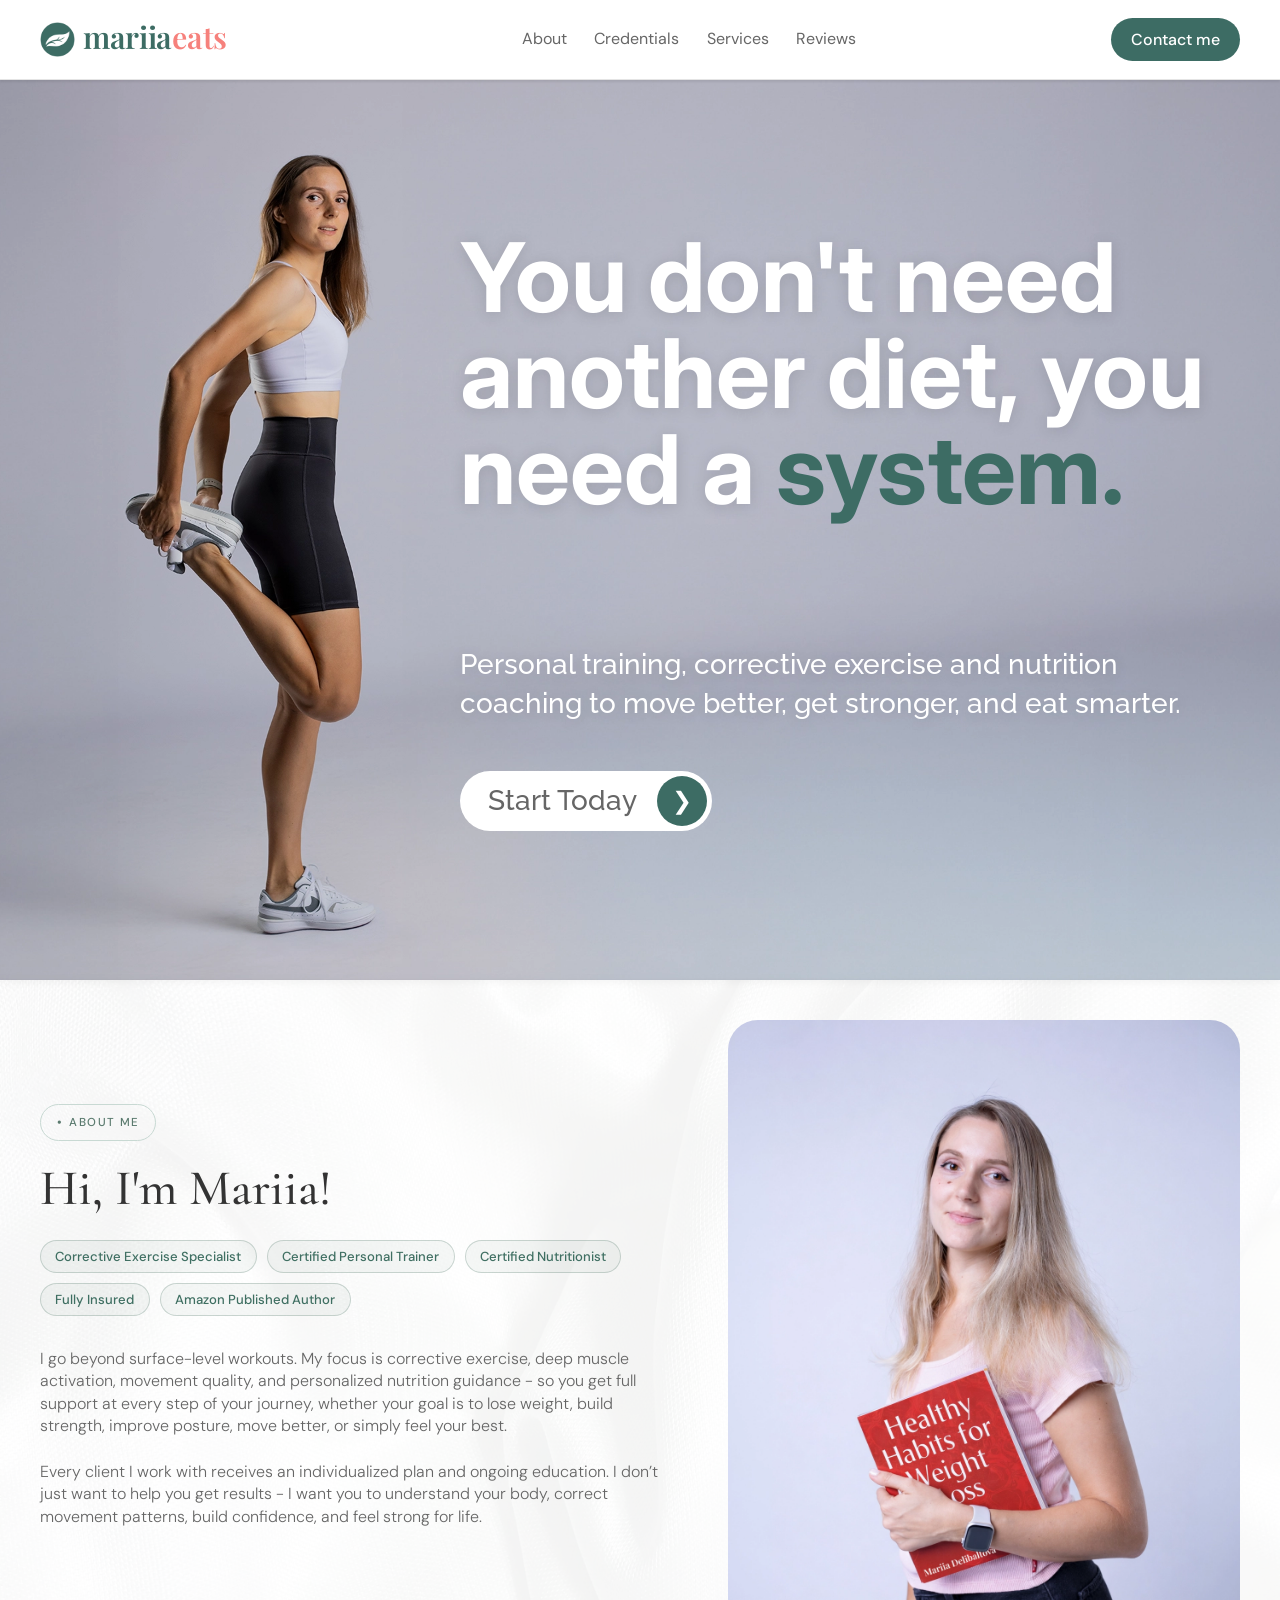
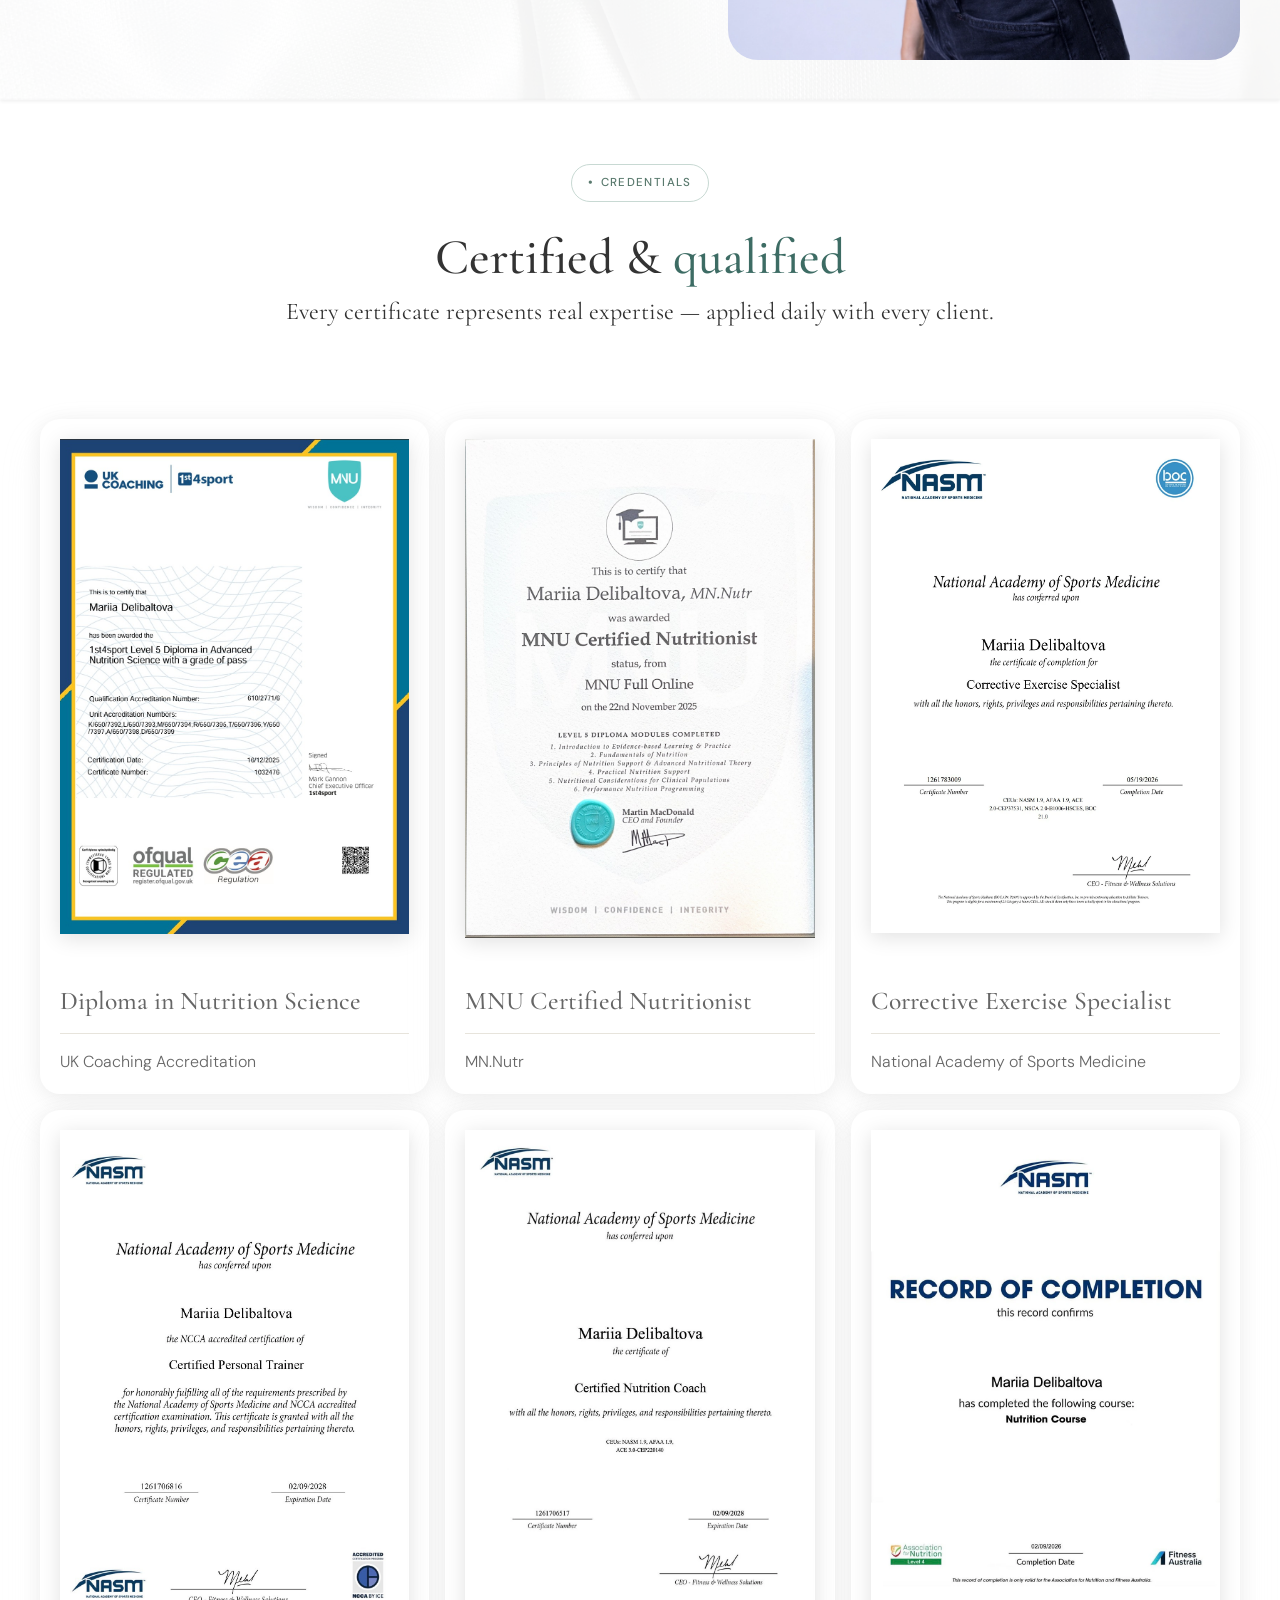
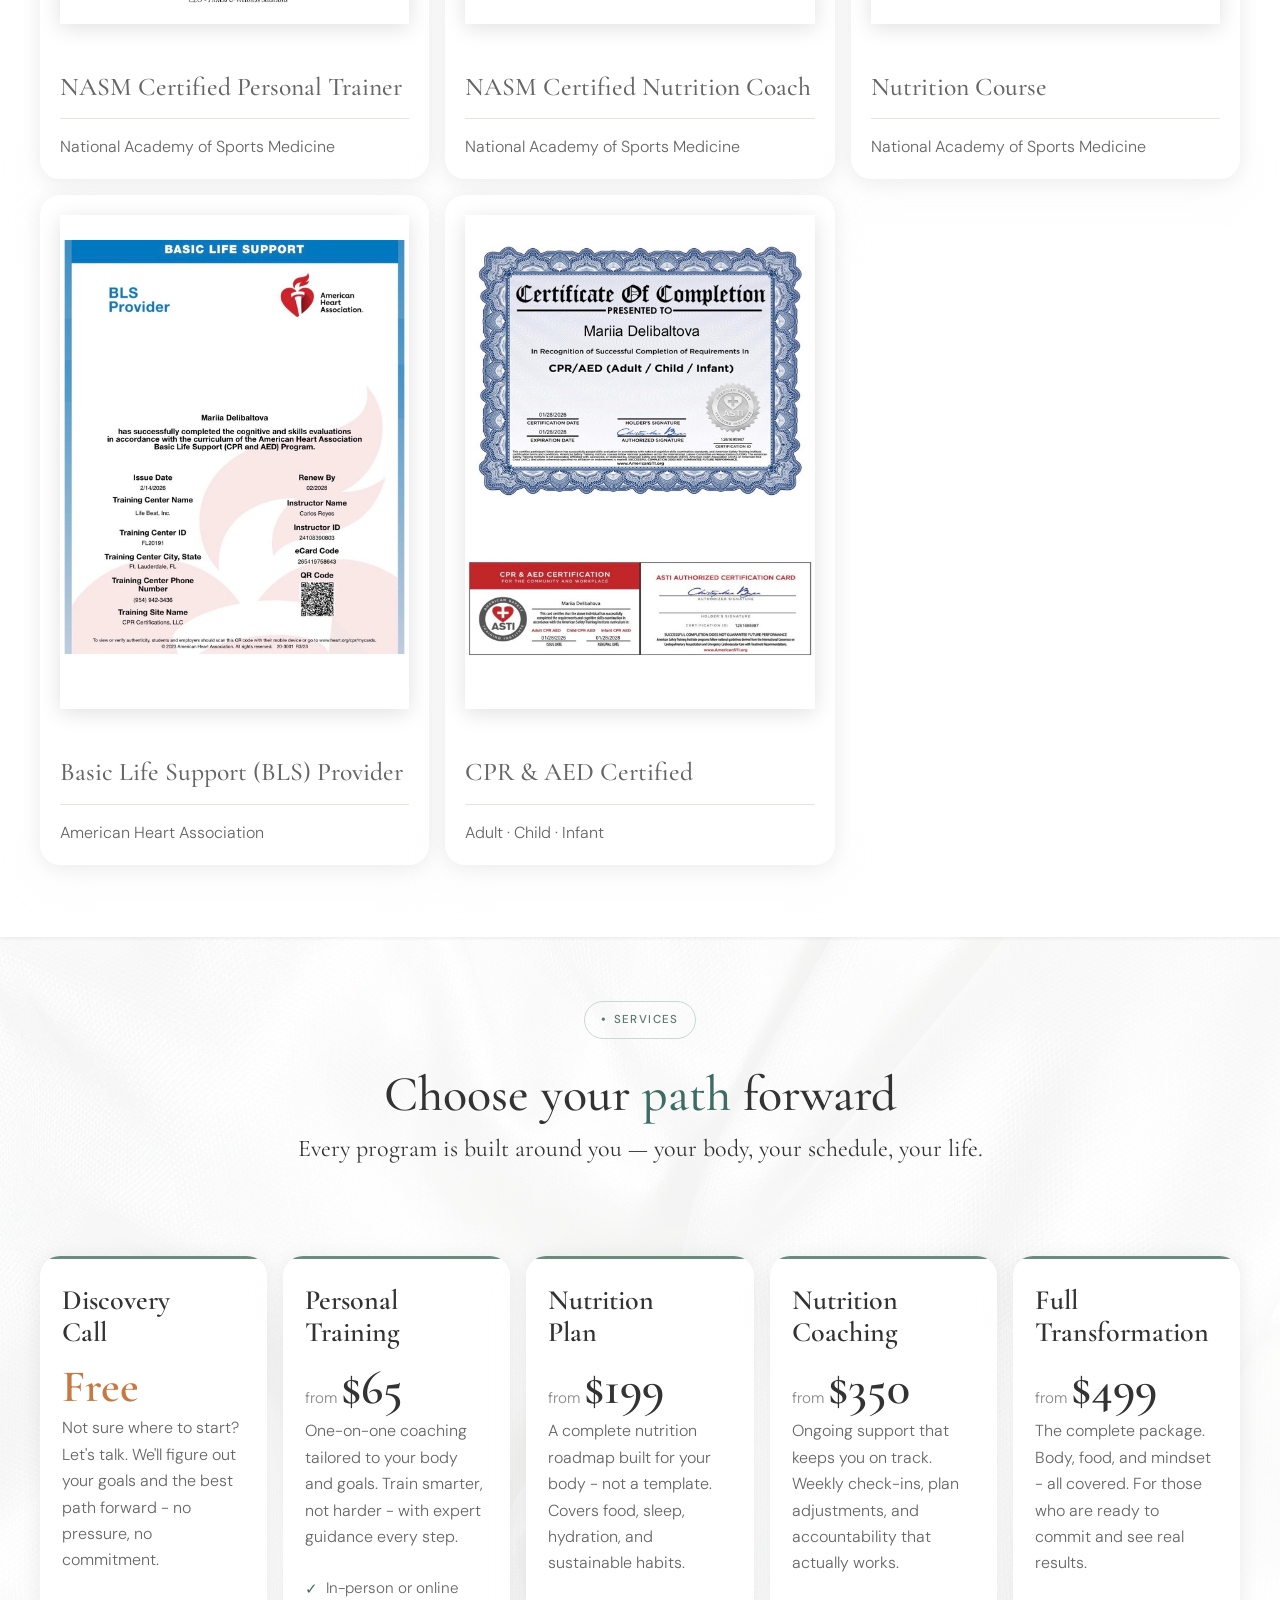
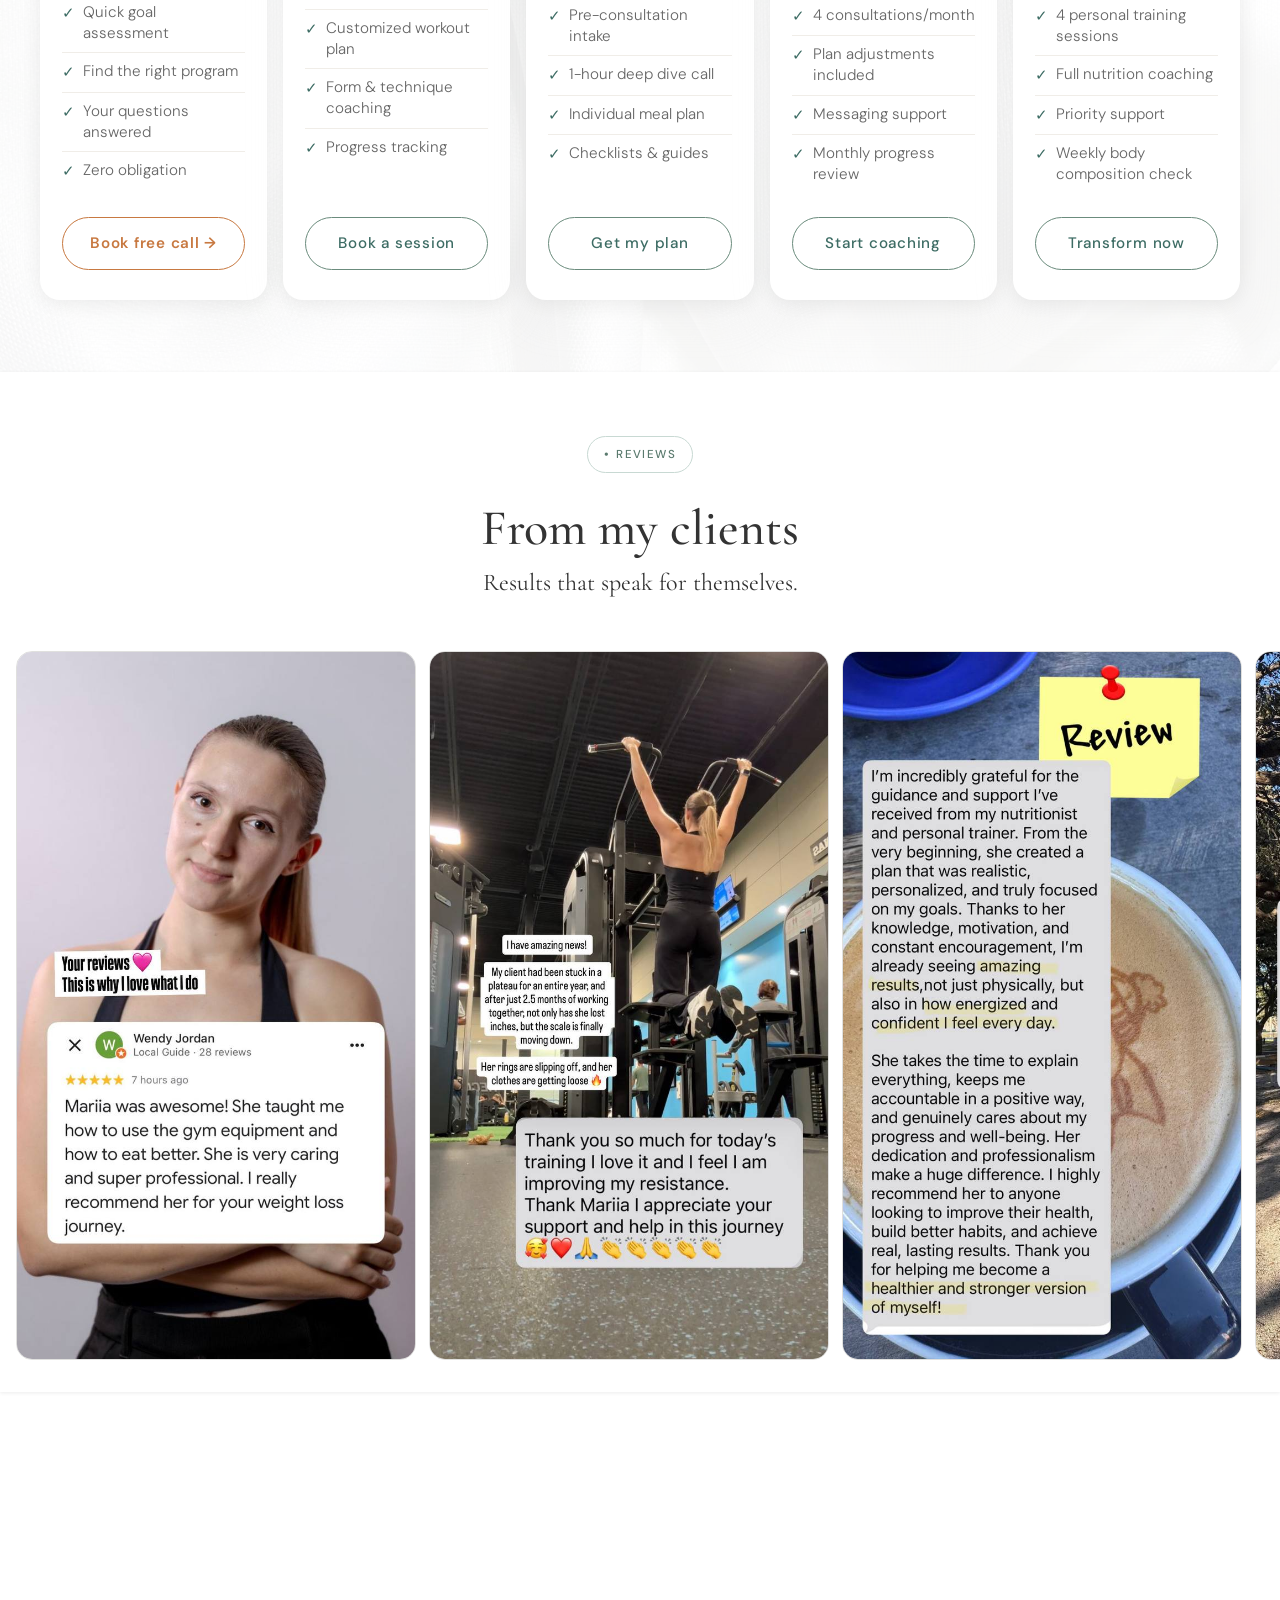
<file: index.html>
<!DOCTYPE html>
<html lang="en">
<head>
  <meta charset="UTF-8" />
  <meta name="viewport" content="width=device-width, initial-scale=1.0" />
  <title>mariiaeats</title>
  <meta name="viewport" content="width=device-width, initial-scale=1.0, viewport-fit=cover">
  <link rel="stylesheet" href="style.css" />
  <link rel="preconnect" href="https://fonts.googleapis.com" />
  <link rel="preconnect" href="https://fonts.gstatic.com" crossorigin />
  <link
    href="https://fonts.googleapis.com/css2?family=Cormorant+Garamond:ital,wght@0,300;0,400;1,300;1,400&family=DM+Sans:wght@300;400;500&display=swap"
    rel="stylesheet">
  <link
    href="https://fonts.googleapis.com/css2?family=DM+Sans:wght@100;200;300;400;500;600;700;800;900&family=Inter:wght@100;200;300;400;500;600;700;800;900&family=Outfit:wght@100;200;300;400;500;600;700;800;900&family=Nunito:wght@200;300;400;500;600;700;800;900&family=Poppins:wght@100;200;300;400;500;600;700;800;900&family=Raleway:wght@100;200;300;400;500;600;700;800;900&family=Montserrat:wght@100;200;300;400;500;600;700;800;900&family=Playfair+Display:ital,wght@0,400;0,500;0,600;0,700;0,800;0,900;1,400;1,500;1,600;1,700;1,800;1,900&family=Lora:ital,wght@0,400;0,500;0,600;0,700;1,400;1,500;1,600;1,700&family=Cormorant+Garamond:ital,wght@0,300;0,400;0,500;0,600;0,700;1,300;1,400;1,500;1,600;1,700&family=DM+Serif+Display:ital@0;1&family=Tangerine:wght@400;700&family=Great+Vibes&family=Dancing+Script:wght@400;500;600;700&display=swap"
    rel="stylesheet">

<body>
  <main>
    <nav role="navigation" aria-label="Main navigation" id="navbar">
      <div class="nav-container">
        <a href="#" class="logo" aria-label="mariiaeats - back to top"> <img src="images/logo2.png" alt=""
            class="logo-icon" onerror="this.style.display='none'"> <span class="logo-text"> <span
              class="logo-mariia">mariia</span><span class="logo-eats">eats</span> </span> </a>
        <ul class="nav-links" role="list">
          <li>
            <a href="#about">About</a>
          </li>
          <li>
            <a href="#certificates">Credentials</a>
          </li>
          <li>
            <a href="#services">Services</a>
          </li>
          <li>
            <a href="#reviews">Reviews</a>
          </li>
        </ul>
        <a href="#contact" class="btn btn-primary nav-cta">Contact me</a>


<!-- -------------------------------------------------------------------------------- -->
<!-- -------------------------------------------------------------------------------- -->
<!-- -------------------------------------------------------------------------------- -->
<!-- -------------------------------------------------------------------------------- -->
        
<button
  class="mobile-menu-toggle"
  type="button"
  aria-label="Open navigation menu"
  aria-controls="mobile-menu"
  aria-expanded="false"
>
  <span class="mobile-menu-line" aria-hidden="true"></span>
  <span class="mobile-menu-line" aria-hidden="true"></span>
</button>


      </div>
    </nav>

    <div class="mobile-menu" id="mobile-menu" aria-hidden="true">
  <nav class="mobile-menu__panel" aria-label="Mobile navigation">
    <a href="#about" class="mobile-menu__link">About</a>
    <a href="#certificates" class="mobile-menu__link">Credentials</a>
    <a href="#services" class="mobile-menu__link">Services</a>
    <a href="#reviews" class="mobile-menu__link">Reviews</a>
    <a href="#contact" class="mobile-menu__link">Contact me</a>
  </nav>
</div>




<!-- -------------------------------------------------------------------------------- -->
<!-- -------------------------------------------------------------------------------- -->
<!-- -------------------------------------------------------------------------------- -->
<!-- -------------------------------------------------------------------------------- -->
        



    <section id="hero">
      <div id="hero-container">
        <div class="hero-left"></div>
        <div class="hero-right">
          <h1 class="text7">
            <span class="word" style="animation-delay: 0.15s">You</span>
            <span class="word" style="animation-delay: 0.3s">don't</span>
            <span class="word" style="animation-delay: 0.45s">need</span>
            <span class="word" style="animation-delay: 0.6s">another</span>
            <span class="word" style="animation-delay: 0.75s">diet,</span>
            <span class="word" style="animation-delay: 0.9s">you</span>
            <span class="word" style="animation-delay: 1.1s">need</span>
            <span class="word" style="animation-delay: 1.25s">a</span>
            <span class="accent-word word" style="animation-delay: 1.4s">system.</span>
          </h1>

          <p class="text4 fade-in" style="animation-delay: 1.55s">Personal training, corrective exercise and nutrition coaching to move better, get stronger, and eat smarter.</p>

          <a href="#contact" class="btn-start fade-in" style="animation-delay: 1.8s"> <span>Start Today</span> <span
              class="btn-start-icon">❯</span> </a>
        </div>
      </div>
    </section>
    <section id="about">
      <div id="about-container">
        <div class="about-left">
      <div class="ce-tag2"><span class="ce-dot">•</span>About me</div>
          <p class="text4_3">Hi, I'm Mariia!</p>
          <div class="about-credentials">

           <div class="credential-tags">
  <span class="credential-tag">Corrective Exercise Specialist</span>
  <span class="credential-tag">Certified Personal Trainer</span>
  <span class="credential-tag">Certified Nutritionist</span>
  <span class="credential-tag">Fully Insured</span>
  <span class="credential-tag">Amazon Published Author</span>
</div>
            <!-- <p class="credential-item">• Corrective Exercise Specialist</p>
            <p class="credential-item">• Nutrition Expert</p> -->
          </div>
          <p class="text4_1">I go beyond surface-level workouts. My focus is corrective exercise, deep muscle activation, movement quality, and personalized nutrition guidance - so you get full support at every step of your journey, whether your goal is to lose weight, build strength, improve posture, move better, or simply feel your best.
<br><br>Every client I work with receives an individualized plan and ongoing education. I don’t just want to help you get results - I want you to understand your body, correct movement patterns, build confidence, and feel strong for life.</p>
        </div>
        <div class="about-right">
          <img src="images/about1.webp" class="about-photo">
        </div>
      </div>
    </section>
    <section id="certificates">
      <div class="ce-tag1"><span class="ce-dot">•</span>Credentials</div>
      <p class="text4_3">Certified & <span class="text4_3A">qualified</span></p>
      <p class="text4_33">Every certificate represents real expertise — applied daily with every client.</p>
      <div class="certificates_container">
<div class="cert-card">
  <div class="cert-card_scan"> <img src="images/sertif/sertif1.jpg"></div>
  <div class="cert-card_body">
    <p class="text4_31">Diploma in Nutrition Science</p>
      <hr class="cert-card_divider">
    <p class="text4_11">UK Coaching Accreditation<br>
  </div>
</div>

<div class="cert-card">
  <div class="cert-card_scan"> <img src="images/sertif/sertif2.jpg"></div>
  <div class="cert-card_body">
    <p class="text4_31">MNU Certified Nutritionist</p>
      <hr class="cert-card_divider">
    <p class="text4_11">MN.Nutr <br>
  </div>
</div>

<div class="cert-card">
  <div class="cert-card_scan"> <img src="images/sertif/sertif8.webp"></div>
  <div class="cert-card_body">
    <p class="text4_31">Corrective Exercise Specialist</p>
      <hr class="cert-card_divider">
    <p class="text4_11">National Academy of Sports Medicine <br>
  </div>
</div>

<div class="cert-card">
  <div class="cert-card_scan"> <img src="images/sertif/sertif3.webp"></div>
  <div class="cert-card_body">
    <p class="text4_31">NASM Certified Personal Trainer</p>
      <hr class="cert-card_divider">
    <p class="text4_11">National Academy of Sports Medicine<br>
  </div>
</div>

<div class="cert-card">
  <div class="cert-card_scan"> <img src="images/sertif/sertif6.webp"></div>
  <div class="cert-card_body">
    <p class="text4_31">NASM Certified Nutrition Coach</p>
      <hr class="cert-card_divider">
    <p class="text4_11">National Academy of Sports Medicine <br>
  </div>
</div>


<div class="cert-card">
  <div class="cert-card_scan"> <img src="images/sertif/sertif7.webp"></div>
  <div class="cert-card_body">
    <p class="text4_31">Nutrition Course</p>
      <hr class="cert-card_divider">
    <p class="text4_11">National Academy of Sports Medicine<br>
  </div>
</div>

<div class="cert-card">
  <div class="cert-card_scan"> <img src="images/sertif/sertif5.webp"></div>
  <div class="cert-card_body">
    <p class="text4_31">Basic Life Support (BLS) Provider</p>
      <hr class="cert-card_divider">
    <p class="text4_11">American Heart Association <br>
  </div>
</div>

<div class="cert-card">
  <div class="cert-card_scan"> <img src="images/sertif/sertif4.webp"></div>
  <div class="cert-card_body">
    <p class="text4_31">CPR & AED Certified</p>
      <hr class="cert-card_divider">
    <p class="text4_11">Adult · Child · Infant <br>
  </div>
</div>


<!-- 
<div class="cert-card">
  <div class="cert-card_scan"> <img src="images/sertif/sertif9.webp"></div>
  <div class="cert-card_body">
    <p class="text4_31">Coming Soon</p>
      <hr class="cert-card_divider">
    <p class="text4_11">New certification in progress <br>
  </div>
</div> -->


        </div>
    </section>
    <section id="services">
        <div id="services-container">
      <div class="ce-tag1"><span class="ce-dot">•</span>Services</div>
 <p class="text4_3">Choose your <span class="text4_3A">path</span> forward</p>
      <p class="text4_33">Every program is built around you — your body, your schedule, your life.</p>

      <div class="services__grid">
        <!-- Discovery Call (Free) -->
        <div class="service-card service-card--free">
<div class="service-card__name">
  Discovery<span class="desktop-break"><br></span> Call
</div>
          <div class="service-card__price-block">
            <span class="service-card__price-amount" style="color: var(--amber); font-size: 45px;">Free</span>
          </div>
          <p class="service-card__desc">Not sure where to start? Let's talk. We'll figure out your goals and the best
            path forward - no pressure, no commitment.</p>
          <ul class="service-card__features">
            <li class="service-card__feature"><span class="service-card__feature-icon">✓</span> Quick goal assessment
            </li>
            <li class="service-card__feature"><span class="service-card__feature-icon">✓</span> Find the right program
            </li>
            <li class="service-card__feature"><span class="service-card__feature-icon">✓</span> Your questions answered
            </li>
            <li class="service-card__feature"><span class="service-card__feature-icon">✓</span> Zero obligation</li>
          </ul>
          <a href="#contact" class="service-card__cta service-card__cta--free">Book free call →</a>
        </div>

        <!-- Personal Training -->
        <div class="service-card">

<div class="service-card__name">
  Personal<span class="desktop-break"><br></span> Training
</div>
          <div class="service-card__price-block">
            <span class="service-card__price-period">from</span>
            <span class="service-card__price-amount">$65</span>

          </div>
          <p class="service-card__desc">One-on-one coaching tailored to your body and goals. Train smarter, not harder -
            with expert guidance every step.</p>
          <ul class="service-card__features">
            <li class="service-card__feature"><span class="service-card__feature-icon">✓</span> In-person or online</li>
            <li class="service-card__feature"><span class="service-card__feature-icon">✓</span> Customized workout plan
            </li>
            <li class="service-card__feature"><span class="service-card__feature-icon">✓</span> Form & technique
              coaching</li>
            <li class="service-card__feature"><span class="service-card__feature-icon">✓</span> Progress tracking</li>
          </ul>
          <a href="#contact" class="service-card__cta">Book a session</a>
        </div>

        <!-- Nutrition Plan -->
        <div class="service-card">
          <div class="service-card__name">
  Nutrition<span class="desktop-break"><br></span> Plan
</div>


          <div class="service-card__price-block">
            <span class="service-card__price-period">from</span>
            <span class="service-card__price-amount">$199</span>
          </div>
          <p class="service-card__desc">A complete nutrition roadmap built for your body - not a template. Covers food,
            sleep, hydration, and sustainable habits.</p>
          <ul class="service-card__features">
            <li class="service-card__feature"><span class="service-card__feature-icon">✓</span> Pre-consultation intake
            </li>
            <li class="service-card__feature"><span class="service-card__feature-icon">✓</span> 1-hour deep dive call
            </li>
            <li class="service-card__feature"><span class="service-card__feature-icon">✓</span> Individual meal plan
            </li>
            <li class="service-card__feature"><span class="service-card__feature-icon">✓</span> Checklists & guides</li>
          </ul>
          <a href="#contact" class="service-card__cta">Get my plan</a>
        </div>

        <!-- Nutrition Coaching (Featured) -->
        <div class="service-card service-card--featured">

          <div class="service-card__name">
  Nutrition<span class="desktop-break"><br></span> Coaching
</div>


          <div class="service-card__price-block">
                        <span class="service-card__price-period">from</span>
            <span class="service-card__price-amount">$350</span>
            <!-- <span class="service-card__price-period">/ month</span> -->
          </div>
          <p class="service-card__desc">Ongoing support that keeps you on track. Weekly check-ins, plan adjustments, and
            accountability that actually works.</p>
          <ul class="service-card__features">
            <li class="service-card__feature"><span class="service-card__feature-icon">✓</span> 4 consultations/month
            </li>
            <li class="service-card__feature"><span class="service-card__feature-icon">✓</span> Plan adjustments
              included</li>
            <li class="service-card__feature"><span class="service-card__feature-icon">✓</span> Messaging support</li>
            <li class="service-card__feature"><span class="service-card__feature-icon">✓</span> Monthly progress review
            </li>
          </ul>
          <a href="#contact" class="service-card__cta">Start coaching</a>
        </div>

        <!-- Full Transformation -->
        <div class="service-card service-card--premium">



          <div class="service-card__name">
  Full<span class="desktop-break"><br></span> Transformation
</div>



          <div class="service-card__price-block">
                        <span class="service-card__price-period">from</span>
            <span class="service-card__price-amount">$499</span>
            <!-- <span class="service-card__price-period">/ month</span> -->
          </div>
          <p class="service-card__desc">The complete package. Body, food, and mindset - all covered. For those who are
            ready to commit and see real results.</p>
          <ul class="service-card__features">
            <li class="service-card__feature"><span class="service-card__feature-icon">✓</span> 4 personal training
              sessions</li>
            <li class="service-card__feature"><span class="service-card__feature-icon">✓</span> Full nutrition coaching
            </li>
            <li class="service-card__feature"><span class="service-card__feature-icon">✓</span> Priority support</li>
            <li class="service-card__feature"><span class="service-card__feature-icon">✓</span> Weekly body composition
              check</li>
          </ul>
          <a href="#contact" class="service-card__cta">Transform now</a>
        </div>
      </div>
      </div>
    </section>
    <section id="reviews">
   <div class="ce-tag1"><span class="ce-dot">•</span>Reviews</div>
 <p class="text4_3">From my clients</span></p>
      <p class="text4_33">Results that speak for themselves.</p>


      <div class="reviews__viewport">
        <div class="reviews__track">
          
<article class="review-card"><img src="images/reviews/1.jpg" alt="" class="review-card__photo"></article>
<article class="review-card"><img src="images/reviews/2.jpg" alt="" class="review-card__photo"></article>
<article class="review-card"><img src="images/reviews/3.jpg" alt="" class="review-card__photo"></article>
<article class="review-card"><img src="images/reviews/4.jpg" alt="" class="review-card__photo"></article>
<article class="review-card"><img src="images/reviews/5.jpg" alt="" class="review-card__photo"></article>
<article class="review-card"><img src="images/reviews/6.jpg" alt="" class="review-card__photo"></article>
<article class="review-card"><img src="images/reviews/7.jpg" alt="" class="review-card__photo"></article>
<article class="review-card"><img src="images/reviews/8.jpg" alt="" class="review-card__photo"></article>
<article class="review-card"><img src="images/reviews/9.jpg" alt="" class="review-card__photo"></article>
<article class="review-card"><img src="images/reviews/10.jpg" alt="" class="review-card__photo"></article>
<article class="review-card"><img src="images/reviews/11.jpg" alt="" class="review-card__photo"></article>
<article class="review-card"><img src="images/reviews/12.jpg" alt="" class="review-card__photo"></article>
<article class="review-card"><img src="images/reviews/13.jpg" alt="" class="review-card__photo"></article>
<article class="review-card"><img src="images/reviews/14.jpg" alt="" class="review-card__photo"></article>
<article class="review-card"><img src="images/reviews/15.jpg" alt="" class="review-card__photo"></article>
<article class="review-card"><img src="images/reviews/16.jpg" alt="" class="review-card__photo"></article>
<article class="review-card"><img src="images/reviews/17.jpg" alt="" class="review-card__photo"></article>

        </div><!-- /reviews__track -->
      </div><!-- /reviews__viewport -->

    </section>
    <section id="contact" class="ce-wrap" aria-labelledby="contact-heading">
      <div class="ce-inner">

        <!-- Левая колонка: заголовок + соцсети -->
        <div class="ce-left">
          <!-- <div class="ce-tag">• Get Started</div> -->
              <div class="ce-tag2"><span class="ce-dot">•</span>Get Started</div>
          <h2 class="ce-heading" id="contact-heading">Let's work<br><em>together</em></h2>
          <p class="ce-desc">Ready to start your transformation? Fill in the form and I'll get back to you within 24
            hours. No obligations — just a conversation about your goals.</p>

          <div class="ce-divider"></div>
          <div class="ce-socials-label">Contact me here:</div>
          <div class="ce-socials">

<a class="ce-social" href="tel:+15618870377">
  <span class="ce-social-icon phone">
    <svg width="15" height="15" viewBox="0 0 24 24" fill="none" stroke="currentColor" stroke-width="1.8"
      stroke-linecap="round" stroke-linejoin="round" aria-hidden="true">
      <path d="M22 16.92v3a2 2 0 0 1-2.18 2 19.8 19.8 0 0 1-8.63-3.07 19.5 19.5 0 0 1-6-6A19.8 19.8 0 0 1 2.12 4.18 2 2 0 0 1 4.11 2h3a2 2 0 0 1 2 1.72c.12.9.32 1.78.59 2.63a2 2 0 0 1-.45 2.11L8 9.71a16 16 0 0 0 6.29 6.29l1.25-1.25a2 2 0 0 1 2.11-.45c.85.27 1.73.47 2.63.59A2 2 0 0 1 22 16.92z" />
    </svg>
  </span>

  <div>
    <div class="ce-social-name">+1 (561) 887 03 77</div>
        <!-- <div class="ce-social-name">Phone</div>
    <div class="ce-social-handle">+1 (561) 887 03 77</div> -->
  </div>
</a>

            <a class="ce-social" href="https://instagram.com/mariiaeats" target="_blank" rel="noopener noreferrer">
              <span class="ce-social-icon ig">
                <svg width="15" height="15" viewBox="0 0 24 24" fill="none" stroke="currentColor" stroke-width="1.8"
                  stroke-linecap="round" stroke-linejoin="round" aria-hidden="true">
                  <rect x="2" y="2" width="20" height="20" rx="5" />
                  <circle cx="12" cy="12" r="4" />
                  <circle cx="17.5" cy="6.5" r="1.1" fill="currentColor" stroke="none" />
                </svg>
              </span>
              <div>
                <div class="ce-social-name">Instagram</div>
                <div class="ce-social-handle">@mariiaeats</div>
              </div>
            </a>

            <a class="ce-social" href="https://t.me/mariiaeats" target="_blank" rel="noopener noreferrer">
              <span class="ce-social-icon tg">
                <svg width="15" height="15" viewBox="0 0 24 24" fill="none" stroke="currentColor" stroke-width="1.8"
                  stroke-linecap="round" stroke-linejoin="round" aria-hidden="true">
                  <path d="M21 5L2 12.5l7 1M21 5l-4 15-8-5.5M21 5L9 13.5m0 0V19l3-2.5" />
                </svg>
              </span>
              <div>
                <div class="ce-social-name">Telegram</div>
                <div class="ce-social-handle">@mariiaeats</div>
              </div>
            </a>

            <a class="ce-social" href="https://facebook.com/mariiaeats" target="_blank" rel="noopener noreferrer">
              <span class="ce-social-icon fb">
                <svg width="15" height="15" viewBox="0 0 24 24" fill="none" stroke="currentColor" stroke-width="1.8"
                  stroke-linecap="round" stroke-linejoin="round" aria-hidden="true">
                  <path d="M18 2h-3a5 5 0 0 0-5 5v3H7v4h3v8h4v-8h3l1-4h-4V7a1 1 0 0 1 1-1h3z" />
                </svg>
              </span>
              <div>
                <div class="ce-social-name">Facebook</div>
                <div class="ce-social-handle">mariiaeats</div>
              </div>
            </a>

            <a class="ce-social" href="https://m.me/mariiaeats" target="_blank" rel="noopener noreferrer">
              <span class="ce-social-icon ms">
                <svg width="15" height="15" viewBox="0 0 24 24" fill="none" stroke="currentColor" stroke-width="1.8"
                  stroke-linecap="round" stroke-linejoin="round" aria-hidden="true">
                  <path
                    d="M12 2C6.477 2 2 6.145 2 11.243c0 2.951 1.46 5.59 3.745 7.307V22l3.416-1.879C10.024 20.368 11 20.487 12 20.487c5.523 0 10-4.145 10-9.244S17.523 2 12 2z" />
                  <path d="M7.5 13.5l2.25-2.5L12 13l2.5-2.5 2.25 2.5" />
                </svg>
              </span>
              <div>
                <div class="ce-social-name">Messenger</div>
                <div class="ce-social-handle">mariiaeats</div>
              </div>
            </a>

          </div>
        </div>

        <!-- Правая колонка: форма -->
        <div class="ce-card">
          <div class="ce-form-title">Send a message</div>
          <div class="ce-form-sub">All fields marked * are required</div>

          <form id="ce-form" novalidate aria-label="Contact form">

            <div class="ce-row">
              <div class="ce-group">
                <label class="ce-label" for="ce-name">Full Name *</label>
                <input class="ce-input" id="ce-name" type="text" name="name" placeholder="Your name" autocomplete="name"
                  required />
                <span class="ce-err-msg" id="ce-name-err" role="alert" aria-live="polite"></span>
              </div>
              <div class="ce-group">
                <label class="ce-label" for="ce-age">Age *</label>
<input class="ce-input" id="ce-age" type="text" name="age" placeholder="Your age" inputmode="numeric" required />

                <span class="ce-err-msg" id="ce-age-err" role="alert" aria-live="polite"></span>
              </div>
            </div>

            <div class="ce-group">
              <label class="ce-label" for="ce-email">Email Address *</label>
              <input class="ce-input" id="ce-email" type="email" name="email" placeholder="your@email.com"
                autocomplete="email" required />
              <span class="ce-err-msg" id="ce-email-err" role="alert" aria-live="polite"></span>
            </div>

            <div class="ce-group">
  <label class="ce-label" for="ce-phone">Phone Number *</label>
  <input class="ce-input" id="ce-phone" type="tel" name="phone" placeholder="+1 234 567 8900"
    autocomplete="tel" required />
  <span class="ce-err-msg" id="ce-phone-err" role="alert" aria-live="polite"></span>
</div>

            <div class="ce-group">
              <label class="ce-label" for="ce-message">Tell me about your goals</label>
              <textarea class="ce-textarea" id="ce-message" name="message" rows="4"
                placeholder="What do you want to achieve? "></textarea>
              <span class="ce-err-msg" id="ce-message-err" role="alert" aria-live="polite"></span>
            </div>

            <button type="submit" class="ce-submit" id="ce-submit">
              <span class="ce-btn-text">Send Message →</span>
              <span class="ce-spinner" aria-hidden="true"></span>
            </button>

            <div class="ce-notice ok" id="ce-ok" aria-live="polite"></div>
            <div class="ce-notice fail" id="ce-fail" aria-live="assertive"></div>

          </form>
        </div>

      </div>
    </section>
  </main>
  <script src="main.js"></script>
</body>
</file>
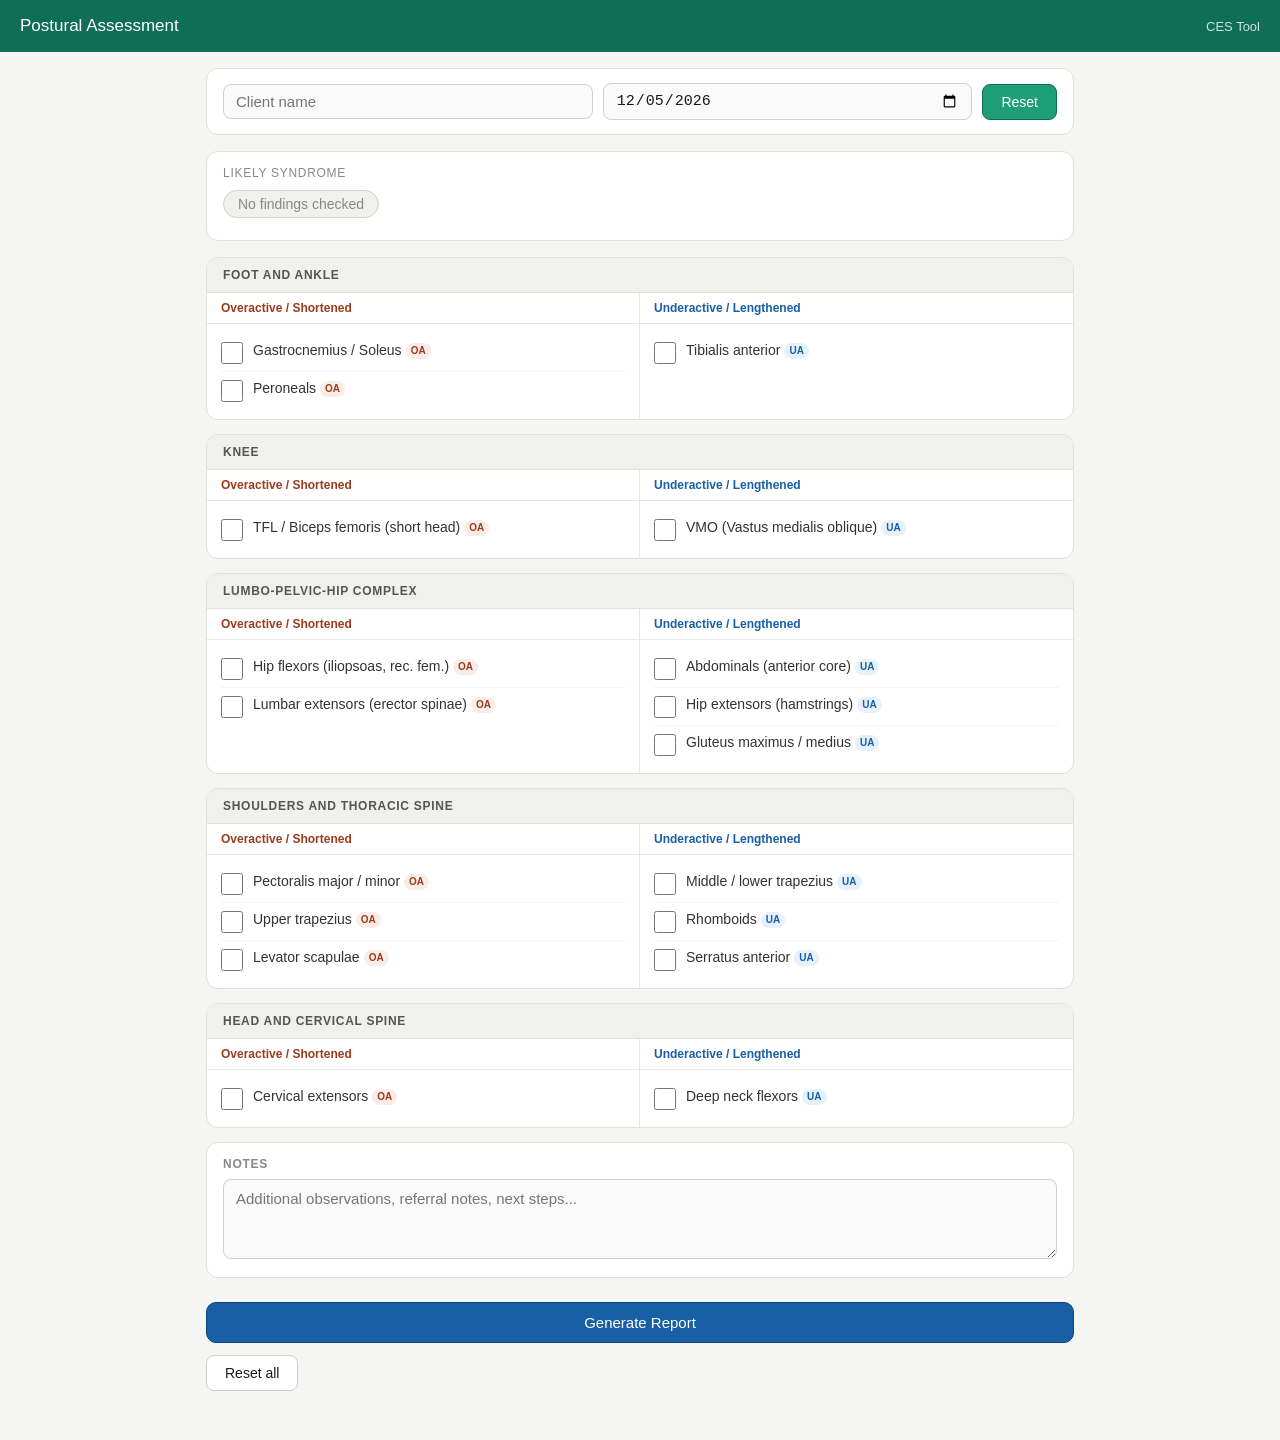
<file: test/index.html>
<!DOCTYPE html>
<html lang="en">
<head>
<meta charset="UTF-8" />
<meta name="viewport" content="width=device-width, initial-scale=1.0" />
<title>Postural Assessment — CES Tool</title>
<style>
* { box-sizing: border-box; margin: 0; padding: 0; }
body { font-family: -apple-system, BlinkMacSystemFont, "Segoe UI", sans-serif; background: #f5f5f3; color: #1a1a1a; font-size: 16px; }

header { background: #0F6E56; color: white; padding: 16px 20px; display: flex; align-items: center; justify-content: space-between; position: sticky; top: 0; z-index: 100; }
header h1 { font-size: 17px; font-weight: 500; }
header span { font-size: 13px; opacity: 0.8; }

.container { max-width: 900px; margin: 0 auto; padding: 16px; }

.client-bar { background: white; border-radius: 12px; padding: 14px 16px; margin-bottom: 16px; display: flex; gap: 10px; flex-wrap: wrap; align-items: center; border: 1px solid #e0e0dc; }
.client-bar input { flex: 1; min-width: 160px; font-size: 15px; border: 1px solid #d0d0cc; border-radius: 8px; padding: 8px 12px; background: #fafafa; color: #1a1a1a; }
.client-bar input:focus { outline: none; border-color: #1D9E75; }

.btn { font-size: 14px; padding: 9px 18px; cursor: pointer; border-radius: 8px; border: 1px solid #d0d0cc; background: white; color: #1a1a1a; font-weight: 500; }
.btn-primary { background: #1D9E75; color: white; border-color: #0F6E56; }
.btn-primary:active { background: #0F6E56; }
.btn-report { background: #185FA5; color: white; border-color: #0C447C; font-size: 15px; padding: 11px 24px; width: 100%; margin-top: 8px; border-radius: 10px; }
.btn-report:active { background: #0C447C; }

.result-box { background: white; border-radius: 12px; padding: 14px 16px; margin-bottom: 16px; border: 1px solid #e0e0dc; }
.result-label { font-size: 12px; color: #888; text-transform: uppercase; letter-spacing: 0.06em; margin-bottom: 8px; }
.badges { display: flex; gap: 8px; flex-wrap: wrap; align-items: center; min-height: 32px; }
.badge { display: inline-flex; align-items: center; padding: 5px 14px; border-radius: 20px; font-size: 14px; font-weight: 500; border: 1px solid; }
.badge-lcs     { background: #E1F5EE; color: #0F6E56;  border-color: #5DCAA5; }
.badge-ucs     { background: #E6F1FB; color: #185FA5;  border-color: #85B7EB; }
.badge-layered { background: #EEEDFE; color: #3C3489;  border-color: #AFA9EC; }
.badge-pes     { background: #FAEEDA; color: #633806;  border-color: #EF9F27; }
.badge-none    { background: #f0f0ec; color: #888;     border-color: #d0d0cc; }
.result-count  { font-size: 12px; color: #aaa; margin-top: 6px; }

.sec-card { background: white; border-radius: 12px; margin-bottom: 14px; border: 1px solid #e0e0dc; overflow: hidden; }
.sec-header { background: #f0f0ec; padding: 10px 16px; font-size: 12px; font-weight: 600; color: #555; text-transform: uppercase; letter-spacing: 0.06em; border-bottom: 1px solid #e0e0dc; }
.muscle-grid { display: grid; grid-template-columns: 1fr 1fr; }
.col-head { padding: 8px 14px; font-size: 12px; font-weight: 600; border-bottom: 1px solid #e8e8e4; }
.col-head-oa { color: #993C1D; border-right: 1px solid #e8e8e4; }
.col-head-ua { color: #185FA5; }
.col-body { padding: 10px 14px; }
.col-body-oa { border-right: 1px solid #e8e8e4; }

.muscle-row { display: flex; align-items: flex-start; gap: 10px; padding: 7px 0; cursor: pointer; -webkit-tap-highlight-color: transparent; border-bottom: 1px solid #f5f5f3; }
.muscle-row:last-child { border-bottom: none; }
.muscle-row input[type=checkbox] { width: 22px; height: 22px; accent-color: #1D9E75; cursor: pointer; flex-shrink: 0; margin-top: 1px; }
.muscle-row label { font-size: 14px; color: #333; cursor: pointer; line-height: 1.4; }
.muscle-row.checked label { color: #0F6E56; font-weight: 500; }

.tag { display: inline-block; font-size: 10px; padding: 1px 5px; border-radius: 8px; margin-left: 4px; font-weight: 700; vertical-align: middle; }
.tag-oa { background: #FAECE7; color: #993C1D; }
.tag-ua { background: #E6F1FB; color: #185FA5; }

.notes-section { background: white; border-radius: 12px; padding: 14px 16px; margin-bottom: 16px; border: 1px solid #e0e0dc; }
.notes-label { font-size: 12px; font-weight: 600; color: #888; text-transform: uppercase; letter-spacing: 0.06em; margin-bottom: 8px; }
textarea { width: 100%; font-size: 15px; min-height: 80px; border-radius: 8px; border: 1px solid #d0d0cc; padding: 10px 12px; background: #fafafa; color: #1a1a1a; resize: vertical; font-family: inherit; }
textarea:focus { outline: none; border-color: #1D9E75; }

.action-row { display: flex; gap: 10px; margin-bottom: 32px; flex-wrap: wrap; }

/* REPORT */
#report-section { display: none; background: white; border-radius: 12px; border: 1px solid #e0e0dc; margin-bottom: 24px; overflow: hidden; }
.report-header { background: #0F6E56; color: white; padding: 20px 24px; }
.report-header h2 { font-size: 20px; font-weight: 500; margin-bottom: 4px; }
.report-header p { font-size: 13px; opacity: 0.8; }
.report-body { padding: 20px 24px; }
.report-syndrome-row { display: flex; gap: 8px; flex-wrap: wrap; margin-bottom: 20px; }
.report-block { margin-bottom: 20px; }
.report-block-title { font-size: 12px; font-weight: 700; text-transform: uppercase; letter-spacing: 0.07em; color: #888; margin-bottom: 10px; padding-bottom: 6px; border-bottom: 1px solid #eee; }
.report-zone { margin-bottom: 14px; }
.report-zone-name { font-size: 13px; font-weight: 600; color: #444; margin-bottom: 6px; }
.report-cols { display: grid; grid-template-columns: 1fr 1fr; gap: 10px; }
.report-col-label { font-size: 11px; font-weight: 700; text-transform: uppercase; letter-spacing: 0.05em; margin-bottom: 4px; }
.report-col-label-oa { color: #993C1D; }
.report-col-label-ua { color: #185FA5; }
.report-muscle { font-size: 13px; color: #333; padding: 3px 0; border-bottom: 1px solid #f5f5f3; }
.report-muscle:last-child { border-bottom: none; }
.report-muscle-none { font-size: 13px; color: #bbb; font-style: italic; }
.report-notes { background: #f9f9f7; border-radius: 8px; padding: 12px 14px; font-size: 14px; color: #444; line-height: 1.6; white-space: pre-wrap; }
.report-footer { font-size: 11px; color: #bbb; margin-top: 20px; padding-top: 12px; border-top: 1px solid #eee; }

@media (max-width: 600px) {
  .muscle-grid { grid-template-columns: 1fr; }
  .col-body-oa { border-right: none; border-bottom: 1px solid #e8e8e4; }
  .report-cols { grid-template-columns: 1fr; }
}
@media print {
  header { position: static; }
  .action-row, .btn-report, #assessment-section { display: none !important; }
  #report-section { display: block !important; border: none; }
  body { background: white; }
  .report-header { -webkit-print-color-adjust: exact; print-color-adjust: exact; }
}
</style>
</head>
<body>

<header>
  <h1>Postural Assessment</h1>
  <span>CES Tool</span>
</header>

<div class="container">

  <div id="assessment-section">
    <div class="client-bar">
      <input type="text" id="clientName" placeholder="Client name" />
      <input type="date" id="assessDate" />
      <button class="btn btn-primary" onclick="clearAll()">Reset</button>
    </div>

    <div class="result-box">
      <div class="result-label">Likely syndrome</div>
      <div class="badges" id="syndrome-result"><span class="badge badge-none">No findings checked</span></div>
      <div class="result-count" id="check-counts"></div>
    </div>

    <div id="sections-container"></div>

    <div class="notes-section">
      <div class="notes-label">Notes</div>
      <textarea id="notes" placeholder="Additional observations, referral notes, next steps..."></textarea>
    </div>

    <button class="btn btn-report" onclick="generateReport()">Generate Report</button>

    <div class="action-row" style="margin-top:12px;">
      <button class="btn" onclick="clearAll()">Reset all</button>
    </div>
  </div>

  <!-- REPORT -->
  <div id="report-section">
    <div class="report-header">
      <h2 id="rpt-name"></h2>
      <p id="rpt-meta"></p>
    </div>
    <div class="report-body">
      <div class="report-block">
        <div class="report-block-title">Postural syndrome</div>
        <div class="report-syndrome-row" id="rpt-badges"></div>
      </div>
      <div class="report-block">
        <div class="report-block-title">Muscle imbalances identified</div>
        <div id="rpt-muscles"></div>
      </div>
      <div class="report-block" id="rpt-notes-block">
        <div class="report-block-title">Notes</div>
        <div class="report-notes" id="rpt-notes"></div>
      </div>
      <div class="report-footer" id="rpt-footer"></div>
    </div>
  </div>

  <div id="report-actions" style="display:none; margin-bottom:32px;">
    <div class="action-row">
      <button class="btn btn-primary" onclick="window.print()">Print / Save PDF</button>
      <button class="btn" onclick="backToAssessment()">Back to assessment</button>
    </div>
  </div>

</div>

<script>
var DATA = [
  {
    title: "Foot and Ankle",
    over:  [
      { id:"gastro",    label:"Gastrocnemius / Soleus",            syn:["LCS","Layered"] },
      { id:"peroneals", label:"Peroneals",                          syn:["Pes"] }
    ],
    under: [
      { id:"tib-ant",   label:"Tibialis anterior",                  syn:["Pes"] }
    ]
  },
  {
    title: "Knee",
    over:  [
      { id:"tfl",       label:"TFL / Biceps femoris (short head)",  syn:["Pes","LCS","Layered"] }
    ],
    under: [
      { id:"vmo",       label:"VMO (Vastus medialis oblique)",       syn:["Pes"] }
    ]
  },
  {
    title: "Lumbo-Pelvic-Hip Complex",
    over:  [
      { id:"hipflex",   label:"Hip flexors (iliopsoas, rec. fem.)",  syn:["LCS","Layered"] },
      { id:"lumext",    label:"Lumbar extensors (erector spinae)",   syn:["LCS","Layered"] }
    ],
    under: [
      { id:"abdom",     label:"Abdominals (anterior core)",          syn:["LCS","Layered"] },
      { id:"hipext",    label:"Hip extensors (hamstrings)",           syn:["LCS","Layered"] },
      { id:"glutes",    label:"Gluteus maximus / medius",             syn:["LCS","Layered"] }
    ]
  },
  {
    title: "Shoulders and Thoracic Spine",
    over:  [
      { id:"pect",      label:"Pectoralis major / minor",            syn:["UCS","Layered"] },
      { id:"uptrap",    label:"Upper trapezius",                     syn:["UCS","Layered"] },
      { id:"levscap",   label:"Levator scapulae",                    syn:["UCS","Layered"] }
    ],
    under: [
      { id:"midtrap",   label:"Middle / lower trapezius",            syn:["UCS","Layered"] },
      { id:"rhomboids", label:"Rhomboids",                           syn:["UCS","Layered"] },
      { id:"serratus",  label:"Serratus anterior",                   syn:["UCS","Layered"] }
    ]
  },
  {
    title: "Head and Cervical Spine",
    over:  [
      { id:"cervext",   label:"Cervical extensors",                  syn:["UCS","Layered"] }
    ],
    under: [
      { id:"deepneck",  label:"Deep neck flexors",                   syn:["UCS","Layered"] }
    ]
  }
];

function allMuscles() {
  var out = [];
  for (var i = 0; i < DATA.length; i++) {
    for (var j = 0; j < DATA[i].over.length; j++)  out.push({ m: DATA[i].over[j],  type:"over",  zone: DATA[i].title });
    for (var k = 0; k < DATA[i].under.length; k++) out.push({ m: DATA[i].under[k], type:"under", zone: DATA[i].title });
  }
  return out;
}

function makeRow(m, type) {
  var row = document.createElement("div");
  row.className = "muscle-row";
  row.id = "mi-" + m.id;

  var cb = document.createElement("input");
  cb.type = "checkbox";
  cb.id = "cb-" + m.id;
  cb.addEventListener("change", update);

  var lbl = document.createElement("label");
  lbl.htmlFor = "cb-" + m.id;
  lbl.textContent = m.label;

  var tag = document.createElement("span");
  tag.className = type === "over" ? "tag tag-oa" : "tag tag-ua";
  tag.textContent = type === "over" ? "OA" : "UA";
  lbl.appendChild(tag);

  row.appendChild(cb);
  row.appendChild(lbl);
  return row;
}

function buildSections() {
  var container = document.getElementById("sections-container");
  for (var i = 0; i < DATA.length; i++) {
    var sec = DATA[i];
    var card = document.createElement("div");
    card.className = "sec-card";

    var hdr = document.createElement("div");
    hdr.className = "sec-header";
    hdr.textContent = sec.title;
    card.appendChild(hdr);

    var grid = document.createElement("div");
    grid.className = "muscle-grid";

    var hOA = document.createElement("div");
    hOA.className = "col-head col-head-oa";
    hOA.textContent = "Overactive / Shortened";

    var hUA = document.createElement("div");
    hUA.className = "col-head col-head-ua";
    hUA.textContent = "Underactive / Lengthened";

    var colOA = document.createElement("div");
    colOA.className = "col-body col-body-oa";
    for (var j = 0; j < sec.over.length; j++) colOA.appendChild(makeRow(sec.over[j], "over"));

    var colUA = document.createElement("div");
    colUA.className = "col-body";
    for (var k = 0; k < sec.under.length; k++) colUA.appendChild(makeRow(sec.under[k], "under"));

    grid.appendChild(hOA);
    grid.appendChild(hUA);
    grid.appendChild(colOA);
    grid.appendChild(colUA);
    card.appendChild(grid);
    container.appendChild(card);
  }
}

function getSyndromeHTML(scores) {
  var html = "";
  if (scores.Layered >= 3) {
    html += "<span class=\"badge badge-layered\">Layered Crossed Syndrome</span>";
  } else {
    if (scores.LCS >= 2) html += "<span class=\"badge badge-lcs\">Lower Crossed Syndrome</span>";
    if (scores.UCS >= 2) html += "<span class=\"badge badge-ucs\">Upper Crossed Syndrome</span>";
  }
  if (scores.Pes >= 2) html += "<span class=\"badge badge-pes\">Pes Planus Distortion</span>";
  if (!html) html = "<span class=\"badge badge-none\">Mixed / inconclusive</span>";
  return html;
}

function update() {
  var entries = allMuscles();
  var scores = { LCS:0, UCS:0, Layered:0, Pes:0 };
  var total = 0;

  for (var i = 0; i < entries.length; i++) {
    var e  = entries[i];
    var cb = document.getElementById("cb-" + e.m.id);
    var mi = document.getElementById("mi-" + e.m.id);
    if (!cb || !mi) continue;
    if (cb.checked) {
      total++;
      mi.className = "muscle-row checked";
      for (var s = 0; s < e.m.syn.length; s++) scores[e.m.syn[s]]++;
    } else {
      mi.className = "muscle-row";
    }
  }

  var resultEl = document.getElementById("syndrome-result");
  var countEl  = document.getElementById("check-counts");

  if (total === 0) {
    resultEl.innerHTML = "<span class=\"badge badge-none\">No findings checked</span>";
    countEl.textContent = "";
    return;
  }
  countEl.textContent = "Findings checked: " + total;
  resultEl.innerHTML = getSyndromeHTML(scores);
}

function generateReport() {
  var entries = allMuscles();
  var scores  = { LCS:0, UCS:0, Layered:0, Pes:0 };
  var checkedByZone = {};

  for (var i = 0; i < entries.length; i++) {
    var e  = entries[i];
    var cb = document.getElementById("cb-" + e.m.id);
    if (!cb || !cb.checked) continue;
    for (var s = 0; s < e.m.syn.length; s++) scores[e.m.syn[s]]++;
    if (!checkedByZone[e.zone]) checkedByZone[e.zone] = { over:[], under:[] };
    checkedByZone[e.zone][e.type].push(e.m.label);
  }

  var clientName = document.getElementById("clientName").value || "Client";
  var assessDate = document.getElementById("assessDate").value || today();
  var notes      = document.getElementById("notes").value;

  document.getElementById("rpt-name").textContent = clientName;
  document.getElementById("rpt-meta").textContent = "Assessment date: " + assessDate + "  |  Corrective Exercise Specialist";
  document.getElementById("rpt-badges").innerHTML = getSyndromeHTML(scores);

  var musclesDiv = document.getElementById("rpt-muscles");
  musclesDiv.innerHTML = "";

  var hasAny = false;
  for (var z = 0; z < DATA.length; z++) {
    var zoneName = DATA[z].title;
    var zData = checkedByZone[zoneName];
    if (!zData || (zData.over.length === 0 && zData.under.length === 0)) continue;
    hasAny = true;

    var zoneDiv = document.createElement("div");
    zoneDiv.className = "report-zone";

    var zTitle = document.createElement("div");
    zTitle.className = "report-zone-name";
    zTitle.textContent = zoneName;
    zoneDiv.appendChild(zTitle);

    var cols = document.createElement("div");
    cols.className = "report-cols";

    var colOA = document.createElement("div");
    var lblOA = document.createElement("div");
    lblOA.className = "report-col-label report-col-label-oa";
    lblOA.textContent = "Overactive / Shortened";
    colOA.appendChild(lblOA);
    if (zData.over.length > 0) {
      for (var a = 0; a < zData.over.length; a++) {
        var d = document.createElement("div");
        d.className = "report-muscle";
        d.textContent = zData.over[a];
        colOA.appendChild(d);
      }
    } else {
      var none = document.createElement("div");
      none.className = "report-muscle-none";
      none.textContent = "None noted";
      colOA.appendChild(none);
    }

    var colUA = document.createElement("div");
    var lblUA = document.createElement("div");
    lblUA.className = "report-col-label report-col-label-ua";
    lblUA.textContent = "Underactive / Lengthened";
    colUA.appendChild(lblUA);
    if (zData.under.length > 0) {
      for (var b = 0; b < zData.under.length; b++) {
        var d2 = document.createElement("div");
        d2.className = "report-muscle";
        d2.textContent = zData.under[b];
        colUA.appendChild(d2);
      }
    } else {
      var none2 = document.createElement("div");
      none2.className = "report-muscle-none";
      none2.textContent = "None noted";
      colUA.appendChild(none2);
    }

    cols.appendChild(colOA);
    cols.appendChild(colUA);
    zoneDiv.appendChild(cols);
    musclesDiv.appendChild(zoneDiv);
  }

  if (!hasAny) {
    musclesDiv.innerHTML = "<p style=\"color:#bbb;font-size:14px;\">No muscles selected.</p>";
  }

  var notesBlock = document.getElementById("rpt-notes-block");
  if (notes.trim()) {
    document.getElementById("rpt-notes").textContent = notes;
    notesBlock.style.display = "block";
  } else {
    notesBlock.style.display = "none";
  }

  var d = new Date();
  document.getElementById("rpt-footer").textContent = "Generated: " + d.toLocaleDateString() + " " + d.toLocaleTimeString() + "  |  For professional use only. This is not a medical diagnosis.";

  document.getElementById("assessment-section").style.display = "none";
  document.getElementById("report-section").style.display = "block";
  document.getElementById("report-actions").style.display = "block";
  window.scrollTo(0, 0);
}

function backToAssessment() {
  document.getElementById("assessment-section").style.display = "block";
  document.getElementById("report-section").style.display = "none";
  document.getElementById("report-actions").style.display = "none";
  window.scrollTo(0, 0);
}

function today() {
  var d  = new Date();
  var mm = ("0" + (d.getMonth() + 1)).slice(-2);
  var dd = ("0" + d.getDate()).slice(-2);
  return d.getFullYear() + "-" + mm + "-" + dd;
}

function clearAll() {
  var entries = allMuscles();
  for (var i = 0; i < entries.length; i++) {
    var cb = document.getElementById("cb-" + entries[i].m.id);
    if (cb) cb.checked = false;
  }
  document.getElementById("clientName").value = "";
  document.getElementById("assessDate").value = today();
  document.getElementById("notes").value = "";
  update();
}

buildSections();
document.getElementById("assessDate").value = today();
</script>
</body>
</html>
</file>
<file: style.css>
:root {
  --clr-green: #3d6c64;
  --clr-accent-lt: #6B8C7D;
  --clr-accent-glow: rgba(74, 99, 88, 0.12);
  --clr-rose: #f6817c;
  --clr-rose2: #f6807ca1;
  --clr-muted: #666666;
  --clr-text: #333333;
  --clr-border: #E0E0DE;
  --clr-bg: #fff;

  /* sans-serif — современные */
  --font-display: 'Playfair Display', serif;
  --font-dm-sans: 'DM Sans', sans-serif;
  --font-inter: 'Inter', sans-serif;
  --font-outfit: 'Outfit', sans-serif;
  --font-nunito: 'Nunito', sans-serif;
  --font-poppins: 'Poppins', sans-serif;
  --font-raleway: 'Raleway', sans-serif;
  --font-montserrat: 'Montserrat', sans-serif;
  --font-playfair: 'Playfair Display', serif;
  --font-lora: 'Lora', serif;
  --font-cormorant: 'Cormorant Garamond', serif;
  --font-dm-serif: 'DM Serif Display', serif;
  --font-tangerine: 'Tangerine', cursive;
  --font-great-vibes: 'Great Vibes', cursive;
  --font-dancing: 'Dancing Script', cursive;

  --radius: 30px;
  --max-w: 1500px;
  --gutter: clamp(1rem, 4vw, 2.5rem);
  --ease: 250ms ease;
  --nav-h: 80px;
  --nav-h-mobile: 65px;
  --nav-offset: calc(var(--nav-h) + env(safe-area-inset-top));

  --sage: var(--clr-green);
  --sage-light: var(--clr-accent-glow);
  --sage-mid: var(--clr-accent-lt);
  --ink: var(--clr-text);
  --ink-soft: var(--clr-muted);
  --white: var(--clr-bg);
  --cream: #FAF8F5;
  --ink-muted: #8A8A8A;
  --amber: #C87941;
  --amber-light: #FFF6ED;

}

.text1 {
  font-family: var(--font-body);
  font-size: clamp(0.75rem, 1.5vw, 0.875rem);
  font-weight: 300;
  line-height: 1.4;
  color: #fff;
}

.text2 {
  font-family: var(--font-body);
  font-size: clamp(0.875rem, 2vw, 1rem);
  font-weight: 300;
  line-height: 1.4;
  color: #fff;
}

.text3 {
  font-family: var(--font-body);
  font-size: clamp(1rem, 2.5vw, 1.25rem);
  font-weight: 400;
  line-height: 1.6;
  color: #fff;
}

.text4 {
  font-family: var(--font-raleway);
  font-size: clamp(1.25rem, 3vw, 1.75rem);
  font-weight: 500;
  line-height: 1.4;
  color: #fff;
  text-shadow: 0 2px 15px rgba(0, 0, 0, 0.125);
}

.text4_1 {
  font-family: 'DM Sans', sans-serif;
  font-size: 1.0rem;
  font-weight: 300;
  line-height: 1.41250;
  color: #666666;
  margin-bottom: 3rem;
}

.text4_2 {
  font-family: var(--font-dm-sans);
  font-size: clamp(3rem, 4vw, 3rem);
  font-weight: 500;
  line-height: 1.125;
  color: #666666;
  font-weight: 200;
  color: var(--clr-text);
  line-height: 1.1;
  margin-top: 4rem;
  margin-bottom: 2rem;
}

.text4_3 {
  font-family: 'Cormorant Garamond', serif;
  font-size: clamp(34px, 4.5vw, 50px);
  font-weight: 500;
  color: var(--ink);
  line-height: 1.1;
  text-align: center;
  margin-top: 0.25rem;
  margin-bottom: 0.5rem;
}

.text4_3A {
  font-family: 'Cormorant Garamond', serif;
  font-size: clamp(34px, 4.5vw, 50px);
  font-weight: 500;
  color: var(--clr-green);
  line-height: 1.1;
  text-align: center;
  margin-top: 4rem;
  margin-bottom: 0.25rem;
}

.text4_33 {
  font-family: 'Cormorant Garamond', serif;
  font-size: clamp(1.25rem, 2.5vw, 1.5rem);
  font-weight: 400;
  line-height: 1.6;
  color: var(--ink);
  text-align: center;
  margin-bottom: 3rem;
}

.credential-item {
  display: flex;
  align-items: center;
  gap: 10px;
  font-family: 'DM Sans', sans-serif;
  font-size: 1.0rem;
  font-weight: 500;
  line-height: 1.41250;
  color: #666666;
  margin-bottom: 1rem;
  margin-top: 1rem;
}

.text5 {
  font-family: var(--font-body);
  font-size: clamp(1.75rem, 4vw, 2.5rem);
  font-weight: 600;
  line-height: 1.2;
  color: #fff;
}

.text6 {
  font-family: var(--font-body);
  font-size: clamp(2.5rem, 6vw, 4rem);
  font-weight: 700;
  line-height: 1.0;
  color: #fff;
}

.text7 {
  font-family: var(--font-inter);
  font-size: clamp(3rem, 8vw, 6rem);
  font-weight: 700;
  line-height: 1.0;
  color: #fff;
  text-shadow: 0 2px 15px rgba(0, 0, 0, 0.125);
}

.fade-in {
  opacity: 0;
  animation: fadeInLeft 1.5s ease forwards;
}

*,
*::before,
*::after {
  box-sizing: border-box;
  margin: 0;
}

html {
  scroll-behavior: smooth;
  scroll-padding-top: var(--nav-offset);
}

body {
  background: var(--clr-bg);
  color: var(--clr-text);
  font-family: var(--font-body);
  font-size: 1rem;
  line-height: 1.6;
  overflow-x: hidden;
  -webkit-font-smoothing: antialiased;
}

a {
  color: inherit;
  text-decoration: none;
}

ul {
  list-style: none;
}

.word,
.fade-in {
  animation-play-state: paused;
}

body.fonts-loaded .word,
body.fonts-loaded .fade-in {
  animation-play-state: running;
}

/* #region Navbar */

#navbar {
  top: env(safe-area-inset-top);
  position: fixed;
  inset: 0 0 auto 0;
  z-index: 1000;
  height: calc(var(--nav-h) + env(safe-area-inset-top));
  padding-top: env(safe-area-inset-top);
  border-bottom: 1px solid #85858538;
  backdrop-filter: blur(10px);
  background-color: rgb(255, 255, 255);
  box-shadow: 0 2px 2px rgba(0, 0, 0, 0.08);
  z-index: 10000;
}


.nav-container {
  width: min(var(--max-w), 100%);
  margin-inline: auto;
  padding-inline: var(--gutter);
  height: 100%;
  display: flex;
  align-items: center;
  justify-content: space-between;
  gap: clamp(16px, 3vw, 40px);
}

.logo {
  display: flex;
  align-items: center;
  gap: 0.5rem;
  flex-shrink: 0;
}

.logo-icon {
  height: 35px;
  width: 35px;
  border-radius: 50%;
  object-fit: cover;
  flex-shrink: 0;
}

.logo-text {
  font-family: var(--font-display);
  font-size: 1.9rem;
  font-weight: 600;
  letter-spacing: -0.01em;
  line-height: 1;
  margin-top: -4px;
}

.logo-mariia {
  color: var(--clr-green);
}

.logo-eats {
  color: var(--clr-rose);
}

.nav-links {
  display: flex;
  font-family: var(--font-dm-sans);
  font-size: 16px;
  color: var(--clr-muted);
  gap: 0.125rem;
  flex: 1;
  justify-content: center;
}

.nav-links a {
  padding: 0.4rem 0.8rem;
  white-space: nowrap;
  transition: color var(--ease), background var(--ease);
}

.nav-links a:hover {
  color: var(--clr-rose2);
}

.nav-cta {
  flex-shrink: 0;
}

.btn {
  display: inline-flex;
  align-items: center;
  padding: 0.575rem 1.25rem;
  border-radius: var(--radius);
  font-family: var(--font-dm-sans);
  font-size: 16px;
  font-weight: 500;
}

.btn-start {
  will-change: filter, transform, opacity;
}

.btn-primary {
  background: var(--clr-green);
  color: #fff;
  border-color: var(--clr-green);
  transition: color var(--ease), background var(--ease);
}

.btn-primary:hover {
  background: var(--clr-rose2);
}

#about,
#certificates,
#services,
#reviews,
#contact {
  scroll-margin-top: 0;
}

/* --------------------------------------------------------------------------------------- */
/* --------------------------------------------------------------------------------------- */
/* --------------------------------------------------------------------------------------- */
/* --------------------------------------------------------------------------------------- */

body.menu-open {
  overflow: hidden;
  touch-action: none;
}

.mobile-menu-toggle {
  position: relative;
  z-index: 10002;

  display: none;
  width: 46px;
  height: 46px;
  flex: 0 0 46px;

  align-items: center;
  justify-content: center;
  flex-direction: column;
  gap: 7px;

  padding: 0;
  border: 0;
  background: transparent;
  color: var(--clr-green);

  cursor: pointer;
  pointer-events: auto;
  touch-action: manipulation;
  -webkit-appearance: none;
  appearance: none;
  -webkit-tap-highlight-color: transparent;
}

.mobile-menu-line {
  width: 25px;
  height: 1.8px;
  border-radius: 999px;
  background: currentColor;
  transform-origin: center;
  transition: transform 260ms ease;
}

.mobile-menu-toggle[aria-expanded="true"] {
  color: var(--clr-green);
}

.mobile-menu-toggle[aria-expanded="true"] .mobile-menu-line:first-child {
  transform: translateY(4.5px) rotate(45deg);
}

.mobile-menu-toggle[aria-expanded="true"] .mobile-menu-line:last-child {
  transform: translateY(-4.5px) rotate(-45deg);
}

.mobile-menu {
  position: fixed;
  top: 0;
  right: 0;
  bottom: 0;
  left: 0;

  z-index: 9999;

  display: none;
  place-items: center;

  width: 100%;
  min-height: 100vh;
  min-height: 100dvh;

  padding: calc(var(--nav-h-mobile, 65px) + env(safe-area-inset-top) + 24px)
    var(--gutter)
    calc(48px + env(safe-area-inset-bottom));

  background-color: rgba(255, 255, 255, 0.88);
  backdrop-filter: blur(14px);
  -webkit-backdrop-filter: blur(14px);

  overflow: hidden;
}

.mobile-menu.is-open {
  display: grid;
}
.mobile-menu__panel {
  display: flex;
  flex-direction: column;
  align-items: flex-start;
  justify-content: center;
  width: min(100%, 420px);
  gap: clamp(20px, 4svh, 36px);
  gap: 26px;
}

.mobile-menu__link {
  display: block;
  width: 100%;
  padding: 0.35rem 0 0.35rem 32px;
  font-family: var(--font-dm-sans);
  font-size: 34px;
  font-weight: 400;
  line-height: 0.95;
  color: #2f3433;
  text-align: left;
  text-decoration: none;
  text-shadow: none;
  opacity: 1;
  transform: none;
  transition: color 180ms ease;
}


.mobile-menu__link:active {
  color: var(--clr-rose);
}



.mobile-menu__link:hover,
.mobile-menu__link:focus-visible {
  color: var(--clr-rose);
}

/* --------------------------------------------------------------------------------------- */
/* --------------------------------------------------------------------------------------- */
/* --------------------------------------------------------------------------------------- */
/* --------------------------------------------------------------------------------------- */
/* --------------------------------------------------------------------------------------- */
/* --------------------------------------------------------------------------------------- */




/* #endregion */

/* #region Hero */
#hero {
  margin-top: calc(var(--nav-h) + env(safe-area-inset-top));
  position: relative;
  display: flex;
  align-items: center;
  min-height: 900px;
  margin-top: var(--nav-h);
  background-image: url('images/hero9.webp');
  background-repeat: no-repeat;
  background-position: calc(50% - -50px) calc(50% - 75px);
  background-size: 3000px auto;
  box-shadow: 0 1px 10px rgba(0, 0, 0, 0.05);
  overflow: hidden;
}

#hero-container {
  position: relative;
  max-width: var(--max-w);
  width: 100%;
  margin-inline: auto;
  padding: var(--gutter);
  display: grid;
  grid-template-columns: 35% 65%;
  align-items: center;
  z-index: 1;
}

.hero-right {
  display: flex;
  flex-direction: column;
  gap: 2rem;
}

.accent-word {
  color: var(--clr-green);
  text-shadow: none;
}

.hero-right p {
  margin-top: 6rem;
  margin-bottom: 1rem;
}

.btn-start {
  display: inline-flex;
  align-items: center;
  width: fit-content;
  gap: 1.25rem;
  padding: 0.3215rem 0.3215rem 0.3215rem 1.75rem;
  border-radius: 50px;
  background: white;
  font-family: var(--font-raleway);
  font-size: 1.750rem;
  font-weight: 500;
  color: var(--clr-muted);
  text-decoration: none;
  cursor: pointer;
  transition: opacity 0.8s ease, transform 0.8s ease, background 0.3s ease;
  transition-delay: 0.4s;
}

.btn-start:hover .btn-start-icon {
  background: var(--clr-rose2);
}

.btn-start-icon {
  display: flex;
  align-items: center;
  justify-content: center;
  width: 50px;
  height: 50px;
  border-radius: 50%;
  background: var(--clr-green);
  color: #fff;
  font-size: 1.5rem;
  transition: background 0.3s ease;
}


/* ===== HERO H1 WORD ANIMATION ===== */

.word {
  display: inline-block;
  opacity: 0;
  animation: fadeInLeft 1.055s ease forwards;
}

/* #endregion */

/* #region About */

#about {
  position: relative;
  min-height: 700px;
  display: flex;
  align-items: center;
  box-shadow: 0 1px 4px rgba(0, 0, 0, 0.08);
}

#about-container {
  position: relative;
  z-index: 1;
  max-width: var(--max-w);
  width: 100%;
  margin-inline: auto;
  padding: var(--gutter);
  display: grid;
  grid-template-columns: auto 1fr;
  gap: 4rem;
  align-items: center;
}

#about::before {
  content: '';
  position: absolute;
  inset: 0;
  background-image: url('images/bcgrnd.avif');
  background-repeat: no-repeat;
  background-size: cover;
  background-position: center;
  opacity: 0.1;
  z-index: 0;
}

.about-left {
  display: flex;
  flex-direction: column;
  align-items: flex-start;
}

.tag {
  display: inline-flex;
  align-items: center;
  gap: 0.5rem;
  padding: 0.4rem 1.5rem;
  border-radius: 50px;
  border: 1px solid #42424233;
  background: white;
  font-family: var(--font-raleway);
  font-size: 1.125rem;
  font-weight: 500;
  color: var(--clr-text);
  box-shadow: 3px 3px 10px rgba(0, 0, 0, 0.05);
}

.tag-dot {
  width: 8px;
  height: 8px;
  border-radius: 50%;
  background: var(--clr-rose);
  flex-shrink: 0;
}

.about-credentials {
  display: flex;
  flex-direction: column;
  margin-bottom: 2rem;
  align-self: flex-start;
}

.about-photo {
  width: clamp(280px, 40vw, 600px);
  height: 100%;
  border-radius: var(--radius);
  object-fit: cover;
  display: block;
}

.ce-tag2 {
  display: flex;
  align-items: center;
  width: fit-content;
  justify-content: center;
  gap: 6px;
  font-family: 'DM Sans', system-ui, sans-serif;
  font-size: 0.72rem;
  font-weight: 500;
  letter-spacing: 0.12em;
  text-transform: uppercase;
  color: #5a7a6e;
  border: 1px solid #c8d9d3;
  border-radius: 999px;
  padding: 0.75rem 1rem;
  margin-bottom: 1.0rem;
  line-height: 1;
}

.credential-tags {
  display: flex;
  flex-wrap: wrap;
  gap: 10px;
  margin-top: 1rem;
}

.credential-tag {
  display: inline-flex;
  align-items: center;
  width: fit-content;
  padding: 0.55rem 0.9rem;
  border: 1px solid rgba(84, 121, 110, 0.28);
  border-radius: 999px;
  background: rgba(84, 121, 110, 0.06);
  color: #3f6f62;
  font-family: 'DM Sans', system-ui, sans-serif;
  font-size: 0.82rem;
  font-weight: 500;
  line-height: 1;
  white-space: nowrap;
}


/* #endregion */

/* #region Services */


#services {
  position: relative;
  z-index: 1;
  width: 100%;
  align-items: center;
}

#services-container {
  position: relative;
  max-width: var(--max-w);
  width: 100%;
  margin: 0 auto;
  padding-top: 4rem;
  padding-bottom: 2rem;
  overflow: hidden;
}

#services::before {
  content: '';
  position: absolute;
  inset: 0;
  background-image: url('images/bcgrnd.avif');
  background-repeat: no-repeat;
  background-size: cover;
  background-position: center;
  opacity: 0.1;
  z-index: 0;
}

#services > * {
  position: relative;
  z-index: 1;
}

.services__title {
  font-family: 'Cormorant Garamond', serif;
  font-size: clamp(34px, 4.5vw, 50px);
  font-weight: 500;
  color: var(--ink);
  line-height: 1.1;
  text-align: center;
  margin-bottom: 52px;
}

/* Grid */
.services__grid {
  display: grid;
  grid-template-columns: repeat(5, 1fr);
  padding: var(--gutter);
  gap: 16px;
}

/* Card base */
.service-card {
  background: var(--white);
  border-radius: 20px;
  padding: 28px 22px 30px;
  font-family: 'DM Sans', sans-serif;
  box-shadow: 0 2px 20px rgba(0, 0, 0, 0.07), 0 20px 40px rgba(231, 231, 231, 0.15);
  display: flex;
  flex-direction: column;
  transition: transform 0.3s ease, box-shadow 0.3s ease;
  position: relative;
  overflow: hidden;


  display: grid;
  grid-template-rows:
    auto
    /* tag */
    auto
    /* name */
    auto
    /* price-block */
    auto
    /* price-note */
    1fr
    /* desc — растягивается чтобы съесть разницу */
    auto
    /* features */
    auto;
  /* cta */


}

.service-card::before {
  content: '';
  position: absolute;
  top: 0;
  left: 0;
  right: 0;
  height: 3px;
  background: var(--sage-mid);
  transition: background 0.3s ease;
}

.service-card:hover {
  transform: translateY(-5px);
  box-shadow: 0 8px 40px #f6807c2d;
}

.service-card:hover::before {
  background: var(--clr-rose2);
}

.service-card__name {
  font-family: 'Cormorant Garamond', serif;
  font-size: 1.75rem;
  font-weight: 600;
  color: var(--ink);
  line-height: 1.15;
  margin-bottom: 16px;
}

.service-card__price-block {
  display: flex;
  align-items: baseline;
  gap: 4px;
  margin-bottom: 6px;
}

.service-card__price-amount {
  font-family: 'Cormorant Garamond', serif;
  font-size: 3rem;
  font-weight: 600;
  color: var(--ink);
  line-height: 1;
}

.service-card__price-period {
  font-size: 0.95rem;
  color: var(--ink-muted);
  font-weight: 300;
}


.service-card__desc {
  font-size: 1rem;
  color: var(--ink-soft);
  line-height: 1.65;
  margin-bottom: 20px;
  font-weight: 300;
  flex-grow: 1;
}

.service-card__features {
  list-style: none;
  margin-bottom: 24px;
  padding-left: 0;
  /* ← вот это */
}

.service-card__feature {
  display: flex;
  align-items: flex-start;
  gap: 8px;
  font-size: 0.95rem;
  color: var(--ink-soft);
  padding: 8px 0;
  border-bottom: 1px solid #F0EDE8;
  font-weight: 300;
  line-height: 1.4;
}

.service-card__feature:last-child {
  border-bottom: none;
}

.service-card__feature-icon {
  color: var(--sage);
  flex-shrink: 0;
  margin-top: 1px;
}

.service-card__cta {
  display: block;
  width: 100%;
  padding: 13px;
  border-radius: 100px;
  border: 1.5px solid var(--sage-mid);
  background: transparent;
  color: var(--sage);
  font-family: 'DM Sans', sans-serif;
  font-size: 0.95rem;
  font-weight: 500;
  letter-spacing: 0.05em;
  cursor: pointer;
  text-align: center;
  transition: all 0.25s ease;
  text-decoration: none;
  margin-top: auto;
}

.service-card__cta:hover {
  background: var(--sage-light);
  border-color: var(--sage);
}

.service-card__cta--free {
  border-color: var(--amber);
  color: var(--amber);
  font-weight: 600;
}

.service-card__cta--free:hover {
  background: var(--amber-light);
}

.service-card__badge {
  position: absolute;
  top: 18px;
  right: 18px;
  background: var(--sage);
  color: white;
  font-size: 0.7rem;
  font-weight: 600;
  letter-spacing: 0.12em;
  text-transform: uppercase;
  padding: 4px 9px;
  border-radius: 100px;
}

/* #endregion */

/* #region Reviews */

:root {
  --review-card-w: 400px;
  /* ширина карточки */
  --review-card-h: 975px;
  /* высота карточки */
  --review-card-gap: 13px;
  /* отступ между карточками */
}

#reviews {
  position: relative;
  width: 100%;
  margin: 0 auto;
  padding-top: 4rem;
  padding-bottom: 2rem;
  box-shadow: 0 1px 4px rgba(0, 0, 0, 0.08);
}

.reviews__viewport {
  overflow: hidden;
  width: 100%;
  margin-inline: auto;
}

.reviews__track {
  display: flex;
  gap: var(--review-card-gap);
  width: max-content;
  padding-left: 1rem;
  padding-right: 1rem;
}

.reviews__viewport {
  overflow-x: auto;
  overflow-y: hidden;
  width: 100%;
  margin-inline: auto;
  scrollbar-width: none;
  cursor: grab;
  overscroll-behavior-x: contain;
}

.reviews__viewport::-webkit-scrollbar {
  display: none;
}

.reviews__viewport.is-dragging {
  cursor: grabbing;
  user-select: none;
}

.reviews__viewport::-webkit-scrollbar {
  display: none;
}

.reviews__viewport.is-dragging {
  cursor: grabbing;
  user-select: none;
}

.reviews__track {
  display: flex;
  gap: var(--review-card-gap);
  width: max-content;
  animation: none;
}

/* ---- Card ---- */

.review-card {
  width: var(--review-card-w);
  min-width: var(--review-card-w);
  height: auto;
  border-radius: 16px;
  overflow: hidden;
  border: 1px solid var(--clr-border);
  background: var(--clr-bg);
  display: flex;
  flex-direction: column;
  flex-shrink: 0;
  flex: 0 0 var(--review-card-w);
}

.review-card__body {
  padding: 20px 20px 16px;
  display: flex;
  flex-direction: column;
  gap: 6px;
  flex: 0 0 auto;
}

.review-card__photo {
  width: 100%;
  aspect-ratio: 9 / 16;
  height: auto;
  object-fit: cover;
  object-position: center top;
  display: block;
  flex-shrink: 0;
  user-select: none;
  -webkit-user-drag: none;
}

/* #endregion */

/* #region Contact me */
.ce-wrap {
  padding-block: clamp(4.5rem, 9vw, 7rem);
  padding-inline: clamp(1rem, 4vw, 2.5rem);
  box-shadow: 0 1px 4px rgba(0, 0, 0, 0.08);
}



.ce-wrap::before {
  content: '';
  position: absolute;
  inset: 0;
  background-image: url('images/bcgrnd.avif');
  background-repeat: no-repeat;
  background-size: cover;
  background-position: center;
  opacity: 0.1;
  z-index: 0;
}


.ce-wrap > * {
  position: relative;
  z-index: 1;
}




.ce-inner {
  max-width: 1100px;
  margin-inline: auto;
  display: grid;
  grid-template-columns: 1fr 1.4fr;
  gap: clamp(3rem, 5vw, 5rem);
  align-items: start;
}

/* ── Левая колонка ────────────────────────────────────────── */
.ce-tag {
  display: inline-flex;
  align-items: center;
  gap: 6px;
  font-family: 'DM Sans', system-ui, sans-serif;
  font-size: 0.72rem;
  font-weight: 500;
  letter-spacing: 0.12em;
  text-transform: uppercase;
  color: #5a7a6e;
  border: 1px solid #c8d9d3;
  border-radius: 999px;
  padding: 0.3rem 1rem;
  margin-bottom: 1.75rem;
}

.ce-tag::before {
  content: '';
  width: 5px;
  height: 5px;
  border-radius: 50%;
  background: #5a7a6e;
  flex-shrink: 0;
}

.ce-heading {
  font-family: 'Cormorant Garamond', Georgia, serif;
  font-size: clamp(2.6rem, 4vw, 3.5rem);
  font-weight: 300;
  line-height: 1.1;
  color: #1a1a18;
  margin-bottom: 1.5rem;
  letter-spacing: -0.02em;
}

.ce-heading em {
  font-style: italic;
  color: #5a7a6e;
  font-weight: 400;
}

.ce-desc {
  font-family: 'DM Sans', system-ui, sans-serif;
  font-size: 0.9rem;
  line-height: 1.85;
  color: #6b6b67;
  margin-bottom: 1rem;
  max-width: 320px;
}

.ce-divider {
  width: 60%;
  height: 1px;
  background: #c8d9d3;
  margin-bottom: 1rem;
}

/* ── Соцсети ──────────────────────────────────────────────── */
.ce-socials-label {
  font-family: 'DM Sans', system-ui, sans-serif;
  font-size: 0.68rem;
  font-weight: 500;
  letter-spacing: 0.1em;
  text-transform: uppercase;
  color: #aaa;
  margin-bottom: 1rem;
}

.ce-socials {
  display: flex;
  flex-direction: column;
  gap: 0.5rem;
}

.ce-social {
  display: flex;
  align-items: center;
  gap: 0.9rem;
  color: #4a4a47;
  text-decoration: none;
  padding: 0.6rem 0.9rem;
  border-radius: 10px;
  transition: background 0.18s ease, color 0.18s ease;
}

.ce-social:hover {
  background: #eef3f1;
  color: #5a7a6e;
}

.ce-social-icon {
  width: 32px;
  height: 32px;
  border-radius: 8px;
  display: flex;
  align-items: center;
  justify-content: center;
  flex-shrink: 0;
}

.ce-social-icon.ig {
  background: #fce8f0;
  color: #c2587e;
}

.ce-social-icon.tg {
  background: #e3f0fb;
  color: #3a7bbf;
}

.ce-social-icon.fb {
  background: #e8edfb;
  color: #4560b0;
}

.ce-social-icon.ms {
  background: #fce8e8;
  color: #bf4545;
}

.ce-social-name {
  font-family: 'DM Sans', system-ui, sans-serif;
  font-size: 0.875rem;
  font-weight: 500;
  color: inherit;
  line-height: 1.3;
}

.ce-social-handle {
  font-family: 'DM Sans', system-ui, sans-serif;
  font-size: 0.78rem;
  color: #999;
  line-height: 1.3;
}

.ce-social:hover .ce-social-handle {
  color: #7a9e96;
}

/* ── Карточка формы ───────────────────────────────────────── */
.ce-card {
  background: #fff;
  border: 1px solid #e8e8e4;
  border-radius: 20px;
  padding: clamp(1.75rem, 3.5vw, 2.5rem);
}

.ce-form-title {
  font-family: 'Cormorant Garamond', Georgia, serif;
  font-size: 1.35rem;
  font-weight: 400;
  color: #1a1a18;
  margin-bottom: 0.3rem;
}

.ce-form-sub {
  font-family: 'DM Sans', system-ui, sans-serif;
  font-size: 0.78rem;
  color: #aaa;
  margin-bottom: 1.75rem;
}

/* ── Поля формы ───────────────────────────────────────────── */
.ce-row {
  display: grid;
  grid-template-columns: 1fr 1fr;
  gap: 0.1rem;
}

.ce-group {
  display: flex;
  flex-direction: column;
  gap: 0.35rem;
  margin-bottom: 1rem;
}

.ce-label {
  font-family: 'DM Sans', system-ui, sans-serif;
  font-size: 0.68rem;
  font-weight: 500;
  letter-spacing: 0.08em;
  text-transform: uppercase;
  color: #999;
}

.ce-input,
.ce-select,
.ce-textarea {
  font-family: 'DM Sans', system-ui, sans-serif;
  font-size: 0.875rem;
  color: #1a1a18;
  background: #fafaf8;
  border: 1px solid #e2e2de;
  border-radius: 10px;
  padding: 0.7rem 1rem;
  outline: none;
  transition: border-color 0.18s ease, background 0.18s ease;
  width: 100%;
  box-sizing: border-box;
  -webkit-appearance: none;
  appearance: none;
}

.ce-input:focus,
.ce-select:focus,
.ce-textarea:focus {
  border-color: #5a7a6e;
  background: #fff;
}

.ce-input.err,
.ce-select.err,
.ce-textarea.err {
  border-color: #d96060;
}

.ce-select {
  background-image: url("data:image/svg+xml,%3Csvg xmlns='http://www.w3.org/2000/svg' width='11' height='7' viewBox='0 0 11 7'%3E%3Cpath d='M1 1l4.5 4.5L10 1' stroke='%23999' stroke-width='1.5' fill='none' stroke-linecap='round' stroke-linejoin='round'/%3E%3C/svg%3E");
  background-repeat: no-repeat;
  background-position: right 1rem center;
  padding-right: 2.5rem;
  cursor: pointer;
}

.ce-select option {
  background: #fff;
  color: #1a1a18;
}

.ce-textarea {
  resize: vertical;
  min-height: 100px;
}

.ce-err-msg {
  font-family: 'DM Sans', system-ui, sans-serif;
  font-size: 0.7rem;
  color: #d96060;
  min-height: 1em;
  line-height: 1.4;
}

/* ── Кнопка submit ────────────────────────────────────────── */
.ce-submit {
  width: 100%;
  padding: 0.875rem;
  font-family: 'DM Sans', system-ui, sans-serif;
  font-size: 0.9rem;
  font-weight: 500;
  color: #fff;
  background: #3d6c64;
  border: none;
  border-radius: 12px;
  cursor: pointer;
  transition: background 0.2s ease, transform 0.15s ease;
  display: flex;
  align-items: center;
  justify-content: center;
  gap: 8px;
  margin-top: 0.5rem;
}

.ce-submit:hover {
  background: #4e8278;
  transform: translateY(-1px);
}

.ce-submit:active {
  transform: translateY(0);
}

.ce-submit:disabled {
  opacity: 0.65;
  cursor: not-allowed;
  transform: none;
}

/* Спиннер */
.ce-spinner {
  display: none;
  width: 16px;
  height: 16px;
  border: 2px solid rgba(255, 255, 255, 0.3);
  border-top-color: #fff;
  border-radius: 50%;
  animation: ce-spin 0.65s linear infinite;
  flex-shrink: 0;
}

@keyframes ce-spin {
  to {
    transform: rotate(360deg);
  }
}

.ce-submit.loading .ce-btn-text {
  display: none;
}

.ce-submit.loading .ce-spinner {
  display: block;
}

/* ── Сообщения успех / ошибка ─────────────────────────────── */
.ce-notice {
  display: none;
  margin-top: 1rem;
  padding: 0.8rem 1rem;
  border-radius: 10px;
  font-family: 'DM Sans', system-ui, sans-serif;
  font-size: 0.82rem;
  text-align: center;
  line-height: 1.55;
}

.ce-notice.ok {
  background: #edf4f1;
  border: 1px solid #b8d4cb;
  color: #3d6c64;
}

.ce-notice.fail {
  background: #fdf0f0;
  border: 1px solid #f0c0c0;
  color: #a03030;
}


/* #endregion */

/* #region Certificates */

#certificates {
  padding-top: 4rem;
  padding-bottom: 2rem;
  box-shadow: 0 1px 4px rgba(0, 0, 0, 0.08);
}

.certificates_container {
  display: grid;
  grid-template-columns: repeat(3, 1fr);
  grid-template-rows: auto;
  gap: 16px;
  align-items: stretch;
  max-width: var(--max-w);
  width: 100%;
  flex-wrap: wrap;
  margin-inline: auto;
  padding: var(--gutter);
}

.cert-card {
  position: relative;
  display: flex;
  flex-direction: column;
  justify-content: space-between;
  align-items: center;
  gap: 48px;
  background: var(--white);
  box-shadow: 0 2px 20px rgba(0, 0, 0, 0.07), 0 20px 40px rgba(231, 231, 231, 0.15);
  border-radius: 20px;
  padding: 20px;
  align-items: flex-start;
  transition: transform 0.3s ease, box-shadow 0.3s ease;
  overflow: hidden;
}

.cert-card:hover {
  transform: translateY(-5px);
  box-shadow: 0 8px 40px #f6807c2d;
}

.cert-card_body {
    width: 100%;
}

.cert-card_scan {
  flex-shrink: 0;
  width: 100%;
}

.cert-card_scan img {
  width: 100%;
  display: block;
  /* border-radius: 16px; */
  box-shadow: 0 4px 20px rgba(0,0,0,.12);
}

.cert-card_divider {
  border: none;
  border-top: 1px solid #d0c9ba80;
  width: 100%;
  margin: 16px 0;
}

.text4_31 {
  font-family: 'Cormorant Garamond', serif;
  font-size: clamp(1.25rem, 2vw, 1.75rem);
  line-height: 1.2;
  font-weight: 500;
  color: #666666;
  text-align: left;
}

.text4_11 {
  font-family: 'DM Sans', sans-serif;
  font-size: 1.0rem;
  font-weight: 300;
  line-height: 1.5;
  color: #666666;
  text-align: left;
}


.ce-tag1 {
  display: flex;
  align-items: center;
  width: fit-content;
  justify-content: center;
  gap: 6px;
  font-family: 'DM Sans', system-ui, sans-serif;
  font-size: 0.72rem;
  font-weight: 500;
  letter-spacing: 0.12em;
  text-transform: uppercase;
  color: #5a7a6e;
  border: 1px solid #c8d9d3;
  border-radius: 999px;
  padding: 0.75rem 1rem;
  margin: 0rem auto 1.75rem auto;
  line-height: 1;
}



.ce-dot {
  font-size: 0.72rem;
  font-weight: 900;
  line-height: 1;
}



.ce-social-icon.phone {
  background: #e8f2ee;
  color: #3d6c64;
}




/* #endregion */

/* #region ANIMATION */

#about,
#certificates,
#services,
#reviews,
#contact {
  opacity: 0;
  transform: translateY(36px);
  transition: opacity 0.7s ease, transform 0.7s ease;
}

#about.is-visible,
#certificates.is-visible,
#services.is-visible,
#reviews.is-visible,
#contact.is-visible {
  opacity: 1;
  transform: translateY(0);
}

/* #endregion */

/* #region Mobile */

@media (max-width: 768px) {
  /* ---------------- Navbar ---------------- */

  #navbar {
    height: var(--nav-h-mobile);
  }

  .nav-links,
  .nav-cta,
  .btn {
    display: none;
  }

  .mobile-menu-toggle {
    display: inline-flex;
  }

  /* ---------------- Hero ---------------- */

  #hero {
    margin-top: var(--nav-h-mobile);
    min-height: calc(100svh - var(--nav-h-mobile));
    background-position: -618px -230px;
    background-size: 2200px auto;
    overflow: hidden;
    align-items: end;
  }

  #hero::after {
    content: '';
    position: absolute;
    inset: 0;
    z-index: 0;
    background: linear-gradient(
      to top,
      rgba(0, 0, 0, 0.65) 0%,
      rgba(0, 0, 0, 0.54) 25%,
      rgba(0, 0, 0, 0.43) 50%,
      transparent 75%
    );
    opacity: 0;
    animation: fadeOverlay 0.7s ease forwards;
    animation-delay: 0.3s;
  }

  #hero-container {
    grid-template-columns: 1fr;
    padding-bottom: 3rem;
  }

  .hero-right p {
    margin-top: 1rem;
    margin-bottom: 1rem;
  }

  .accent-word {
    color: var(--clr-rose);
  }

  .text7 {
    font-size: 2.5rem;
    font-weight: 700;
    text-align: center;
    text-shadow: 0 3px 10px rgba(0, 0, 0, 1);
  }

  .text4 {
    font-size: 1rem;
    font-weight: 500;
    text-align: center;
  }

  .btn-start {
    align-self: center;
    gap: 0.85rem;
    padding: 0.23rem 0.23rem 0.23rem 1.25rem;
    font-size: 1rem;
  }

  .btn-start-icon {
    width: 35px;
    height: 35px;
    background: var(--clr-rose);
  }

  /* ---------------- About ---------------- */

  #about-container {
    display: flex;
    flex-direction: column;
    align-self: stretch;
    gap: 1.25rem;
    padding: var(--gutter);
    margin-top: 2rem;
  }

  .about-left {
    display: contents;
  }

  .about-right {
    order: 2;
    width: 100vw;
    margin-left: calc(50% - 50vw);
    margin-right: calc(50% - 50vw);
  }

  .about-photo {
    width: 100%;
    max-width: none;
    max-height: 400px;
    margin-inline: 0;
    border-radius: 0;
    display: block;
  }

  .tag {
    order: 1;
    align-self: center;
    margin-top: 2rem;
  }

  .text4_2 {
    order: 1;
    font-size: 2rem;
    font-weight: 200;
    line-height: 1.1;
    color: var(--clr-text);
    margin-top: 0;
    margin-bottom: 0;
  }

  .about-credentials {
    order: 3;
    margin-bottom: 0;
    text-align: left;
  }

  .text4_1 {
    order: 3;
  }

  /* ---------------- Certificates ---------------- */

  #certificates {
    padding-top: 3rem;
    padding-bottom: 1rem;
    overflow: hidden;
  }

  .certificates_container {
    display: flex;
    flex-wrap: nowrap;
    align-items: flex-start;
    gap: 16px;

    width: 100%;
    max-width: none;
    margin-inline: 0;
    padding: 1rem 16px 3rem;

    overflow-x: auto;
    overflow-y: hidden;

    scroll-snap-type: x mandatory;
    scroll-snap-stop: always;
    scroll-padding-inline: 16px;
    scroll-behavior: smooth;
    overscroll-behavior-x: contain;

    -webkit-overflow-scrolling: touch;
    scrollbar-width: none;
  }

  .certificates_container::-webkit-scrollbar {
    display: none;
  }

  .cert-card {
    flex: 0 0 70vw;
    width: 70vw;
    max-width: 70vw;

    height: auto;
    min-height: 0;
    align-self: flex-start;
    justify-content: flex-start;

    scroll-snap-align: start;
    scroll-snap-stop: always;
  }

  .cert-card_scan {
    width: 100%;
  }

  .cert-card_scan img {
    width: 100%;
    height: auto;
    display: block;
  }

  /* #certificates .certificates_container .cert-card:nth-last-child(-n + 2) {
    display: none;
  } */

  /* ---------------- Services ---------------- */

#services {
  padding-inline: var(--gutter);
}

.services__grid {
  grid-template-columns: 1fr;
  gap: 16px;
  padding: 0;
}

.desktop-break {
    display: none;
  }

  .service-card__name {
    white-space: nowrap;
  }


  /* ---------------- Reviews ---------------- */

#reviews {
  padding-top: 3rem;
  padding-bottom: 3rem;
}

#reviews {
  --review-card-w: 280px;
  --review-card-h: 430px;
  --review-card-gap: 14px;
  --review-photo-h: 300px;
}

.review-card {
  border-radius: 14px;
}

.review-card__body {
  padding: 14px 14px 12px;
  gap: 4px;
}


/* ------------------------------------------------------------- */
.reviews__viewport {
    overflow-x: auto;
    overflow-y: hidden;
    scroll-snap-type: x mandatory;
    scroll-behavior: auto;
    -webkit-overflow-scrolling: touch;
    overscroll-behavior-x: contain;
    scrollbar-width: none;
  }

  .reviews__viewport::-webkit-scrollbar {
    display: none;
  }

  .reviews__track {
    animation: none;
    display: flex;
    gap: var(--review-card-gap);
    width: max-content;
    padding-inline: calc((100vw - var(--review-card-w)) / 2);
  }

  .review-card {
    scroll-snap-align: center;
    scroll-snap-stop: always;
    flex: 0 0 var(--review-card-w);
    min-width: var(--review-card-w);
  }

  .reviews__viewport.is-auto-scrolling {
  scroll-snap-type: none;
}
/* ------------------------------------------------------------- */


  /* ---------------- Contact ---------------- */

  .ce-inner {
    grid-template-columns: 1fr;
  }

  .ce-row {
    grid-template-columns: 1fr;
  }

  .ce-desc {
    max-width: 100%;
  }
}

/* ============================================================
   ANIMATIONS
   ============================================================ */

@keyframes fadeOverlay {
  to {
    opacity: 1;
  }
}

@keyframes fadeInLeft {
  from {
    opacity: 0;
    transform: translateY(-50px);
    filter: blur(4px);
  }

  to {
    opacity: 1;
    transform: translateY(0);
    filter: blur(0);
  }
}


/* #endregion */
</file>
